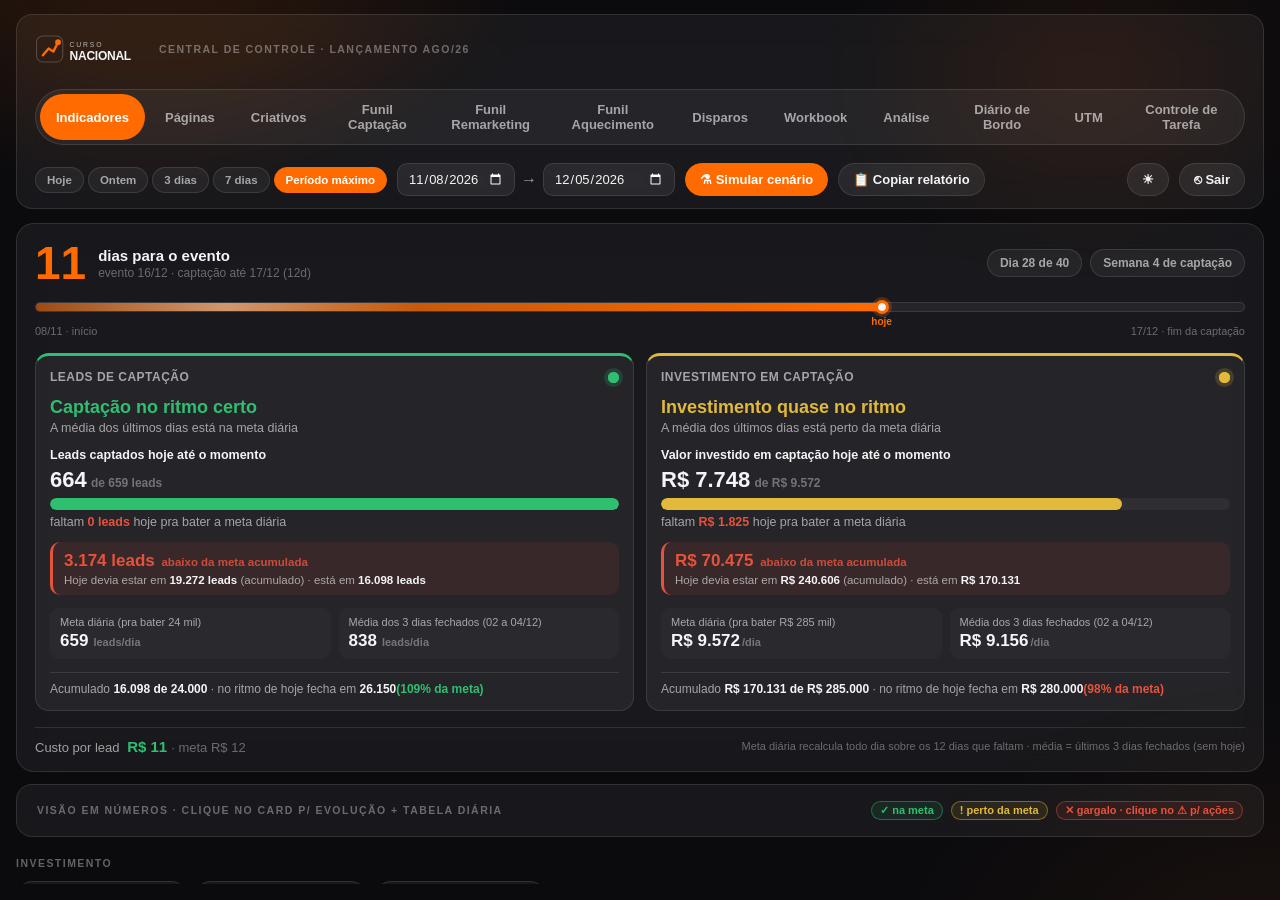
<file: demo/index.html>
<!doctype html>
<html lang="pt-BR">
  <head>
    <meta charset="UTF-8" />
    <meta name="viewport" content="width=device-width, initial-scale=1.0" />
    <link rel="icon" type="image/svg+xml" href="./favicon.svg" />
    <title>Central de Controle · CN ago/26</title>
    <script type="module" crossorigin src="./assets/index-e025mXVL.js"></script>
    <link rel="stylesheet" crossorigin href="./assets/index-cawtaoQi.css">
  </head>
  <body>
    <div id="app"></div>
  </body>
</html>
</file>
<file: demo/assets/index-cawtaoQi.css>
.login-bg[data-v-e4df11d5]{position:relative;min-height:100vh;display:grid;place-items:center;padding:24px}.login-card[data-v-e4df11d5]{position:relative;z-index:1;width:100%;max-width:380px;display:flex;flex-direction:column;align-items:center;gap:8px;padding:32px 28px;border-radius:20px}.eyebrow[data-v-e4df11d5]{font-size:11.5px;font-weight:700;letter-spacing:.02em;color:var(--ink-2);margin-bottom:8px}.form[data-v-e4df11d5]{width:100%;display:flex;flex-direction:column;gap:14px}.form h1[data-v-e4df11d5]{font-size:20px;font-weight:800;color:var(--ink);margin:0;text-align:center}.form label[data-v-e4df11d5]{display:flex;flex-direction:column;gap:6px}.form label span[data-v-e4df11d5]{font-size:12px;font-weight:600;color:var(--ink-2)}.form input[data-v-e4df11d5]{font:inherit;font-size:14px;color:var(--ink);background:var(--glass);border:1px solid var(--stroke);border-radius:10px;padding:11px 13px;outline:none;transition:border-color .15s}.form input[data-v-e4df11d5]:focus{border-color:var(--accent)}.btn-primary[data-v-e4df11d5]{font:inherit;font-size:14px;font-weight:700;color:#fff;background:var(--accent);border:none;border-radius:10px;padding:12px;cursor:pointer;margin-top:4px;transition:opacity .15s}.btn-primary[data-v-e4df11d5]:hover{opacity:.92}.btn-primary[data-v-e4df11d5]:disabled{opacity:.6;cursor:default}.erro[data-v-e4df11d5]{font-size:12.5px;font-weight:600;color:#e5484d;background:#e5484d1a;border:1px solid rgba(229,72,77,.25);border-radius:8px;padding:8px 11px;margin:0}.hint[data-v-e4df11d5]{font-size:11.5px;color:var(--ink-2);text-align:center;margin:0}.overlay[data-v-dfb5dfee]{position:fixed;top:0;right:0;bottom:0;left:0;z-index:60;background:#00000073;-webkit-backdrop-filter:blur(6px);backdrop-filter:blur(6px);display:grid;place-items:center;padding:24px}.panel[data-v-dfb5dfee]{width:min(640px,94vw);max-height:84vh;display:flex;flex-direction:column;padding:22px 24px}.panel.wide[data-v-dfb5dfee]{width:min(880px,94vw)}.panel.xwide[data-v-dfb5dfee]{width:min(1200px,96vw);max-height:90vh}header[data-v-dfb5dfee]{display:flex;align-items:flex-start;justify-content:space-between;gap:16px;margin-bottom:14px}h2[data-v-dfb5dfee]{margin:2px 0 0;font-size:19px;letter-spacing:-.01em}.body[data-v-dfb5dfee]{overflow-y:auto}.modal-enter-active[data-v-dfb5dfee],.modal-leave-active[data-v-dfb5dfee]{transition:opacity .18s ease}.modal-enter-active .panel[data-v-dfb5dfee],.modal-leave-active .panel[data-v-dfb5dfee]{transition:transform .18s ease}.modal-enter-from[data-v-dfb5dfee],.modal-leave-to[data-v-dfb5dfee]{opacity:0}.modal-enter-from .panel[data-v-dfb5dfee],.modal-leave-to .panel[data-v-dfb5dfee]{transform:scale(.96) translateY(8px)}.chartwrap[data-v-43c594c6]{width:100%}.chart[data-v-43c594c6]{width:100%;height:auto;display:block}.grid[data-v-43c594c6]{stroke:var(--stroke);stroke-width:1}.tick[data-v-43c594c6]{font-size:10.5px;fill:var(--ink-3);font-variant-numeric:tabular-nums}.line[data-v-43c594c6]{fill:none;stroke:var(--accent);stroke-width:2;stroke-linejoin:round;stroke-linecap:round}.area[data-v-43c594c6]{fill:var(--accent);opacity:.09}.crosshair[data-v-43c594c6]{stroke:var(--stroke-strong);stroke-width:1;stroke-dasharray:3 3}.dot[data-v-43c594c6]{fill:var(--accent);stroke:var(--bg);stroke-width:2}.tipbg[data-v-43c594c6]{fill:var(--glass-strong);stroke:var(--stroke-strong)}.tipdate[data-v-43c594c6]{font-size:10.5px;fill:var(--ink-3)}.tipval[data-v-43c594c6]{font-size:14px;font-weight:800;fill:var(--ink);font-variant-numeric:tabular-nums}.chartwrap[data-v-336ccffa]{width:100%}.topo[data-v-336ccffa]{display:flex;justify-content:space-between;align-items:center;gap:10px;flex-wrap:wrap;margin-bottom:6px}.legend[data-v-336ccffa]{display:flex;gap:14px;flex-wrap:wrap}.leg[data-v-336ccffa]{display:inline-flex;align-items:center;gap:6px;font-size:12px;font-weight:600;color:var(--ink-2)}.leg i[data-v-336ccffa]{width:10px;height:10px;border-radius:3px;display:inline-block}.chart[data-v-336ccffa]{width:100%;height:auto;display:block}.grid[data-v-336ccffa]{stroke:var(--stroke);stroke-width:1}.tick[data-v-336ccffa]{font-size:10.5px;fill:var(--ink-3);font-variant-numeric:tabular-nums}.crosshair[data-v-336ccffa]{stroke:var(--stroke-strong);stroke-width:1;stroke-dasharray:3 3}.dot[data-v-336ccffa]{stroke:var(--bg);stroke-width:2}.tipbg[data-v-336ccffa]{fill:var(--glass-strong);stroke:var(--stroke-strong)}.tipdate[data-v-336ccffa]{font-size:10.5px;fill:var(--ink-3)}.tiplab[data-v-336ccffa]{font-size:10.5px;fill:var(--ink-2)}.tipval[data-v-336ccffa]{font-size:11.5px;font-weight:800;fill:var(--ink);font-variant-numeric:tabular-nums}.rec[data-v-90e3b95a]{display:flex;flex-direction:column;gap:10px}.rechead[data-v-90e3b95a]{display:flex;align-items:center;gap:12px;flex-wrap:wrap}.recing[data-v-90e3b95a]{color:var(--bad);font-weight:800}.err[data-v-90e3b95a]{color:var(--bad);font-size:13px;margin:0}.lista[data-v-90e3b95a]{list-style:none;margin:0;padding:0;display:flex;flex-direction:column;gap:8px}.item[data-v-90e3b95a]{display:flex;align-items:center;gap:12px;padding:8px 12px}.nome[data-v-90e3b95a]{display:flex;flex-direction:column;min-width:170px}.nome strong[data-v-90e3b95a]{font-size:13px}audio[data-v-90e3b95a]{flex:1;height:34px}.funil[data-v-efd2297a]{display:flex;flex-direction:column;gap:10px}.linha[data-v-efd2297a]{display:grid;grid-template-columns:200px 1fr 150px;gap:12px;align-items:center}.rot[data-v-efd2297a]{display:flex;flex-direction:column;gap:2px}.nome[data-v-efd2297a]{font-size:13px;font-weight:700}.tipo[data-v-efd2297a]{font-size:10px;font-weight:700;text-transform:uppercase;letter-spacing:.05em;color:var(--ink-3)}.tipo.texto[data-v-efd2297a]{color:var(--warn)}.barra-wrap[data-v-efd2297a]{display:flex;align-items:center;gap:10px}.barra[data-v-efd2297a]{height:30px;min-width:44px;border-radius:8px;background:linear-gradient(90deg,var(--accent),#cc5500);display:flex;align-items:center;justify-content:flex-end;padding:0 10px;transition:width .4s ease}.barra.alerta[data-v-efd2297a]{background:linear-gradient(90deg,var(--bad),#b23a2a)}.dentro[data-v-efd2297a]{color:#fff;font-size:12px;font-weight:800;font-variant-numeric:tabular-nums}.ret[data-v-efd2297a]{font-size:12px;font-weight:700;color:var(--ink-2);font-variant-numeric:tabular-nums}.drop[data-v-efd2297a]{font-size:11.5px;font-weight:700;color:var(--ink-3);text-align:right}.drop.hot[data-v-efd2297a]{color:var(--bad)}.nota[data-v-efd2297a]{font-size:12px;line-height:1.5;margin:8px 0 0}@media(max-width:640px){.linha[data-v-efd2297a]{grid-template-columns:1fr;gap:4px}.drop[data-v-efd2297a]{text-align:left}}.subtabs[data-v-cbced9b3]{display:flex;gap:4px;margin-bottom:14px;background:var(--glass);border:1px solid var(--stroke);border-radius:999px;padding:4px;width:fit-content}.subtab[data-v-cbced9b3]{font:inherit;font-size:12.5px;font-weight:700;color:var(--ink-2);background:none;border:none;cursor:pointer;padding:6px 14px;border-radius:999px}.subtab.active[data-v-cbced9b3]{background:var(--accent);color:#fff}.tiles[data-v-cbced9b3]{display:grid;grid-template-columns:repeat(auto-fill,minmax(170px,1fr));gap:10px}.tile[data-v-cbced9b3]{padding:12px 14px;display:flex;flex-direction:column;gap:4px}.tlabel[data-v-cbced9b3]{font-size:10.5px;font-weight:700;letter-spacing:.08em;text-transform:uppercase;color:var(--ink-3)}.tvalue[data-v-cbced9b3]{font-size:24px;font-weight:800;letter-spacing:-.02em;font-variant-numeric:tabular-nums}.tile .meta-badge[data-v-cbced9b3]{width:fit-content}.segs[data-v-cbced9b3]{display:flex;flex-direction:column;gap:18px}.tblScroll[data-v-cbced9b3]{overflow-x:auto}.tbl[data-v-cbced9b3]{width:100%;border-collapse:collapse;font-size:13px}.tbl th[data-v-cbced9b3]{text-align:left;font-size:10.5px;text-transform:uppercase;letter-spacing:.1em;color:var(--ink-3);padding:6px 10px;border-bottom:1px solid var(--stroke);white-space:nowrap}.tbl td[data-v-cbced9b3]{padding:8px 10px;border-bottom:1px solid var(--stroke)}.tbl .num[data-v-cbced9b3]{text-align:right;font-variant-numeric:tabular-nums}.celllink[data-v-cbced9b3]{color:var(--accent);font-weight:650;text-decoration:none}.celllink[data-v-cbced9b3]:hover{text-decoration:underline}.pie[data-v-2967ef78]{display:flex;align-items:center;gap:16px;flex-wrap:wrap}.svgwrap[data-v-2967ef78]{position:relative}.fatia[data-v-2967ef78]{transition:opacity .15s;cursor:default}.fatia.dim[data-v-2967ef78]{opacity:.32}.tip[data-v-2967ef78]{position:absolute;pointer-events:none;transform:translate(-50%,-135%);background:#141a2af5;color:#fff;font-size:11.5px;font-weight:500;padding:4px 9px;border-radius:7px;white-space:nowrap;z-index:5;box-shadow:0 4px 14px #0000004d}.tip b[data-v-2967ef78]{font-weight:800}.c-num[data-v-2967ef78]{font-size:16px;font-weight:800;fill:var(--ink)}.c-lab[data-v-2967ef78]{font-size:7px;fill:var(--ink-3);text-transform:uppercase;letter-spacing:.1em}.leg[data-v-2967ef78]{list-style:none;margin:0;padding:0;display:flex;flex-direction:column;gap:5px;min-width:150px}.leg li[data-v-2967ef78]{display:flex;align-items:center;gap:8px;font-size:12.5px;transition:opacity .15s;cursor:default}.leg li.dim[data-v-2967ef78]{opacity:.4}.leg li.clicavel[data-v-2967ef78]{cursor:pointer;border-radius:6px;padding:2px 4px;margin:0 -4px}.leg li.clicavel[data-v-2967ef78]:hover{background:var(--accent-soft)}.leg i[data-v-2967ef78]{width:10px;height:10px;border-radius:3px;flex:none}.leg .l[data-v-2967ef78]{flex:1;color:var(--ink-2)}.leg .v[data-v-2967ef78]{color:var(--ink-3);font-variant-numeric:tabular-nums}.nota-prog[data-v-9236f00b]{font-size:11.5px;color:var(--ink-3);margin:8px 0 0;line-height:1.5}.head[data-v-9236f00b]{display:flex;align-items:center;justify-content:space-between;gap:12px;margin-bottom:16px;flex-wrap:wrap}.head-acts[data-v-9236f00b]{display:flex;gap:8px;align-items:center}.link-pesquisa[data-v-9236f00b]{text-decoration:none;color:var(--accent);border-color:var(--accent-line)}.link-pesquisa[data-v-9236f00b]:hover{border-color:var(--accent)}.abas[data-v-9236f00b]{display:flex;gap:4px;background:var(--glass);border:1px solid var(--stroke);border-radius:999px;padding:4px}.aba[data-v-9236f00b]{font:inherit;font-size:13.5px;font-weight:700;color:var(--ink-2);background:none;border:none;cursor:pointer;padding:8px 18px;border-radius:999px}.aba.on[data-v-9236f00b]{background:var(--accent);color:#fff}.vazio[data-v-9236f00b]{text-align:center;padding:40px}.resumo[data-v-9236f00b]{display:flex;flex-direction:column;gap:14px;max-height:72vh;overflow-y:auto}.kpi-row[data-v-9236f00b]{display:grid;grid-template-columns:repeat(auto-fit,minmax(150px,1fr));gap:12px}.kpi[data-v-9236f00b]{padding:14px 16px}.kpi .k[data-v-9236f00b]{font-size:10.5px;font-weight:700;letter-spacing:.06em;text-transform:uppercase;color:var(--ink-3)}.kpi .v[data-v-9236f00b]{font-size:30px;font-weight:800;font-variant-numeric:tabular-nums;margin-top:3px}.kpi .sub[data-v-9236f00b]{font-size:11.5px;color:var(--ink-3);margin-top:3px}.dois[data-v-9236f00b]{display:grid;grid-template-columns:1fr 1fr;gap:14px}@media(max-width:720px){.dois[data-v-9236f00b]{grid-template-columns:1fr}}.mini[data-v-9236f00b]{list-style:none;margin:12px 0 0;padding:0;display:flex;flex-direction:column;gap:9px}.mini li[data-v-9236f00b]{display:flex;justify-content:space-between;font-size:14px}.mini b[data-v-9236f00b]{font-variant-numeric:tabular-nums}.perguntas[data-v-9236f00b]{display:grid;grid-template-columns:repeat(auto-fill,minmax(360px,1fr));gap:16px;max-height:68vh;overflow-y:auto;padding:2px}.pergunta-bloco[data-v-9236f00b]{padding:18px 20px;display:flex;flex-direction:column;gap:12px}.pergunta-bloco.full[data-v-9236f00b]{grid-column:1 / -1}.pb-head[data-v-9236f00b]{display:flex;flex-direction:column;gap:3px}.pb-titulo[data-v-9236f00b]{font-size:15px;font-weight:700;color:var(--ink);line-height:1.3}.pb-meta[data-v-9236f00b]{font-size:12px;color:var(--ink-3)}.dica[data-v-9236f00b]{text-transform:none;letter-spacing:0}.pb-grafico[data-v-9236f00b]{min-height:180px}.nos[data-v-9236f00b]{display:flex;flex-direction:column;gap:12px;margin-top:4px;padding-top:12px;border-top:1px dashed var(--stroke)}.no[data-v-9236f00b]{padding:12px 14px;border-radius:10px;background:var(--glass);border:1px solid var(--stroke);border-left:3px solid var(--accent)}.no-head[data-v-9236f00b]{display:flex;align-items:center;gap:8px;flex-wrap:wrap;margin-bottom:4px}.no-gatilho[data-v-9236f00b]{font-size:12px;color:var(--ink-2);font-weight:600}.no-sub[data-v-9236f00b]{font-size:13.5px;font-weight:700;color:var(--ink);margin-bottom:8px}.tag-cond[data-v-9236f00b]{font-size:10px;font-weight:800;text-transform:uppercase;letter-spacing:.05em;color:var(--accent);background:var(--accent-soft, rgba(183,121,31,.14));padding:2px 7px;border-radius:999px;white-space:nowrap}.tag-cond.inline[data-v-9236f00b]{margin-right:6px}.abertas[data-v-9236f00b]{list-style:none;margin:0;padding:0;display:flex;flex-direction:column;gap:12px}.abertas.grande li[data-v-9236f00b]{font-size:14.5px}.abertas li[data-v-9236f00b]{font-size:13.5px;line-height:1.55;padding-left:14px;border-left:2px solid var(--accent-line, var(--accent))}.abertas .quem[data-v-9236f00b]{display:block;font-size:12px;margin-bottom:3px}.tabela-wrap[data-v-9236f00b]{display:flex;flex-direction:column;gap:8px}.tbl-hint[data-v-9236f00b]{font-size:12.5px}.tblScroll[data-v-9236f00b]{overflow:auto;max-height:70vh;border:1px solid var(--stroke);border-radius:10px}.tblScroll.grande[data-v-9236f00b]{max-height:72vh}.tbl[data-v-9236f00b]{width:100%;border-collapse:collapse;font-size:13.5px}.tbl th[data-v-9236f00b]{text-align:left;font-size:11px;text-transform:uppercase;letter-spacing:.04em;color:var(--ink-2);padding:11px 12px;border-bottom:2px solid var(--stroke);white-space:nowrap;position:sticky;top:0;background:var(--glass-strong);z-index:2}.tbl td[data-v-9236f00b]{padding:11px 12px;border-bottom:1px solid var(--stroke);vertical-align:top}.tbl .num[data-v-9236f00b]{text-align:right;font-variant-numeric:tabular-nums}.respostas th[data-v-9236f00b]{min-width:120px}.respostas th.th-texto[data-v-9236f00b]{min-width:240px}.respostas td.ans[data-v-9236f00b]{min-width:240px;color:var(--ink-2);line-height:1.5;white-space:normal}.respostas td.vazio[data-v-9236f00b]{color:var(--ink-3);text-align:center}.th-cond[data-v-9236f00b]{color:var(--accent)}.td-cond[data-v-9236f00b]{background:var(--accent-soft, rgba(183,121,31,.05))}.sticky-l[data-v-9236f00b]{position:sticky;left:0;background:var(--glass-strong);z-index:1;min-width:200px}.tbl th.sticky-l[data-v-9236f00b]{z-index:3}.aluno .a-nome[data-v-9236f00b]{font-weight:700;color:var(--ink);font-size:14px}.aluno .a-mail[data-v-9236f00b]{font-size:12px;color:var(--ink-2)}.aluno .a-fone[data-v-9236f00b]{font-size:11.5px;color:var(--ink-3)}.mono[data-v-9236f00b]{font-family:ui-monospace,Menlo,monospace}.nowrap[data-v-9236f00b]{white-space:nowrap}.drill[data-v-9236f00b]{padding:16px 18px;margin-bottom:14px;border-color:var(--accent-line, var(--accent))}.drill-head[data-v-9236f00b]{display:flex;align-items:center;justify-content:space-between;gap:10px;margin-bottom:12px;flex-wrap:wrap}.drill-acts[data-v-9236f00b]{display:flex;gap:6px}.btn.ghost[data-v-9236f00b]{background:transparent}.intro[data-v-f152e328]{margin:0 0 16px;color:var(--ink-2);line-height:1.6;font-size:13.5px}.flow[data-v-f152e328]{list-style:none;margin:0;padding:0}.step[data-v-f152e328]{display:grid;grid-template-columns:22px 1fr;gap:10px}.step.ramo[data-v-f152e328]{margin-left:26px}.rail[data-v-f152e328]{display:flex;flex-direction:column;align-items:center}.rail .dot[data-v-f152e328]{width:11px;height:11px;border-radius:50%;background:var(--accent);margin-top:16px;flex:none}.rail .dot.dec[data-v-f152e328]{background:var(--bad, #e06c3a);box-shadow:0 0 0 4px var(--accent-soft)}.rail .line[data-v-f152e328]{flex:1;width:2px;background:var(--stroke-strong);margin:4px 0 0}.card[data-v-f152e328]{padding:12px 14px;margin-bottom:12px}.top[data-v-f152e328]{display:flex;align-items:center;gap:8px;flex-wrap:wrap}.cod[data-v-f152e328]{font-size:11px;font-weight:800;color:var(--accent);background:var(--accent-soft);border:1px solid var(--accent-line);border-radius:7px;padding:2px 7px;flex:none}.tit[data-v-f152e328]{font-size:13.5px;letter-spacing:-.01em}.spacer[data-v-f152e328]{flex:1}.tag[data-v-f152e328]{font-size:10px;font-weight:700;padding:2px 8px;border-radius:999px;white-space:nowrap}.tag.pago[data-v-f152e328]{background:#e06c3a24;color:var(--accent);border:1px solid var(--accent-line)}.tag.livre[data-v-f152e328]{background:var(--glass);color:var(--ink-2);border:1px solid var(--stroke-strong)}.tag.custo[data-v-f152e328]{background:var(--glass);color:var(--ink-3);border:1px solid var(--stroke)}.tag.rasc[data-v-f152e328]{background:#e06c3a1a;color:var(--accent);border:1px dashed var(--accent-line)}.meta[data-v-f152e328]{display:flex;flex-wrap:wrap;gap:12px;margin-top:6px;font-size:11.5px;color:var(--ink-2)}.meta b[data-v-f152e328]{color:var(--ink-3);font-weight:700}.assuntos[data-v-f152e328]{display:flex;flex-direction:column;gap:3px;margin-top:8px}.assunto[data-v-f152e328]{font-size:12px;color:var(--ink-2);line-height:1.45}.assunto b[data-v-f152e328]{color:var(--ink-3)}.copywrap[data-v-f152e328]{position:relative;margin-top:9px}.copy[data-v-f152e328]{margin:0;padding:11px 13px;white-space:pre-wrap;word-break:break-word;font-family:ui-monospace,SF Mono,Menlo,monospace;font-size:12px;line-height:1.55;color:var(--ink);background:var(--glass);border:1px solid var(--stroke);border-radius:10px}.copybtn[data-v-f152e328]{position:absolute;top:7px;right:7px;z-index:2;font:inherit;font-size:10.5px;font-weight:700;letter-spacing:.02em;color:var(--ink-2);background:var(--glass-strong, var(--glass));border:1px solid var(--stroke);border-radius:999px;padding:3px 10px;cursor:pointer;opacity:.75;transition:opacity .12s,border-color .12s,color .12s}.copywrap:hover .copybtn[data-v-f152e328]{opacity:1}.copybtn[data-v-f152e328]:hover{border-color:var(--accent-line);color:var(--accent)}.copybtn.ok[data-v-f152e328]{color:var(--good, #1f9d57);border-color:var(--good, #1f9d57);opacity:1}.botoes[data-v-f152e328]{display:flex;flex-wrap:wrap;gap:6px;margin-top:9px}.botao[data-v-f152e328]{font-size:11.5px;font-weight:700;padding:4px 11px;border-radius:999px;background:var(--accent-soft);color:var(--accent);border:1px solid var(--accent-line)}.ctas[data-v-f152e328]{display:flex;flex-direction:column;gap:5px;margin-top:9px}.cta[data-v-f152e328]{font-size:11.5px;font-weight:600;color:var(--ink-2);font-family:ui-monospace,Menlo,monospace}.nota[data-v-f152e328]{margin:8px 0 0;font-size:11.5px;color:var(--ink-3);font-style:italic}.regua[data-v-f152e328]{margin-top:18px}.regua .eyebrow[data-v-f152e328]{margin-bottom:8px}.intro[data-v-9aebb97b]{margin:0 0 16px;color:var(--ink-2);line-height:1.6;font-size:13.5px}.vars[data-v-9aebb97b]{display:grid;grid-template-columns:1fr;gap:12px}.var[data-v-9aebb97b]{padding:14px 16px}.top[data-v-9aebb97b]{display:flex;align-items:center;gap:9px}.badge[data-v-9aebb97b]{width:24px;height:24px;border-radius:8px;flex:none;display:grid;place-items:center;font-weight:800;font-size:12px;background:var(--accent-soft);color:var(--accent);border:1px solid var(--accent-line)}.top strong[data-v-9aebb97b]{font-size:13.5px}.desc[data-v-9aebb97b]{margin:8px 0 10px;font-size:12.5px;color:var(--ink-2);line-height:1.5}.player[data-v-9aebb97b]{width:100%;height:38px}.empty[data-v-9aebb97b]{font-size:12px;color:var(--ink-3);padding:12px;text-align:center;border:1px dashed var(--stroke-strong);border-radius:10px}.metricas[data-v-9aebb97b]{margin-top:18px}.metricas .eyebrow[data-v-9aebb97b]{margin-bottom:8px}.estado.sem[data-v-9aebb97b]{font-size:12.5px;color:var(--ink-2);line-height:1.55;padding:11px 13px;background:var(--glass);border:1px dashed var(--stroke-strong);border-radius:10px}.desc-bloco[data-v-335f5346]{padding:0;margin-bottom:14px;overflow:hidden}.desc-head[data-v-335f5346]{width:100%;display:flex;align-items:center;justify-content:space-between;gap:10px;padding:11px 14px;background:none;border:none;cursor:pointer;text-align:left}.desc-head .chev[data-v-335f5346]{color:var(--ink-3);font-size:12px}.desc-texto[data-v-335f5346]{margin:0;padding:4px 14px 14px;white-space:pre-wrap;word-break:break-word;font-family:ui-monospace,SF Mono,Menlo,monospace;font-size:12.5px;line-height:1.6;color:var(--ink)}.abas[data-v-335f5346]{display:flex;gap:6px;margin-bottom:14px}.aba-btn[data-v-335f5346]{font:inherit;font-size:13px;font-weight:600;color:var(--ink-2);background:var(--glass);border:1px solid var(--stroke);border-radius:999px;padding:6px 16px;cursor:pointer}.aba-btn.active[data-v-335f5346]{background:var(--accent);border-color:var(--accent);color:#fff}.toggle[data-v-335f5346]{display:flex;gap:4px;background:var(--glass);border:1px solid var(--stroke);border-radius:999px;padding:4px;width:fit-content;margin-bottom:12px}.tg[data-v-335f5346]{font:inherit;font-size:12.5px;font-weight:700;color:var(--ink-2);background:none;border:none;cursor:pointer;padding:6px 14px;border-radius:999px}.tg.on[data-v-335f5346]{background:var(--accent);color:#fff}.small[data-v-335f5346]{font-size:12px;color:var(--ink-3);margin-top:10px}.hint[data-v-335f5346]{font-size:12.5px;color:var(--ink-3);margin:0 0 10px}.ftopo[data-v-335f5346]{display:flex;flex-direction:column;gap:8px;margin-bottom:10px}.busca[data-v-335f5346]{display:flex;align-items:center;gap:8px}.busca input[data-v-335f5346]{flex:1;font:inherit;font-size:13px;padding:8px 12px;border-radius:10px;border:1px solid var(--stroke);background:var(--glass);color:var(--ink)}.busca input[data-v-335f5346]:focus{outline:none;border-color:var(--accent-line)}.busca .cnt[data-v-335f5346]{font-size:12px;color:var(--ink-3);white-space:nowrap;font-variant-numeric:tabular-nums}.busca .limpar[data-v-335f5346]{font:inherit;cursor:pointer;border:1px solid var(--stroke);background:var(--glass);color:var(--ink-2);border-radius:999px;width:26px;height:26px;line-height:1}.chips[data-v-335f5346]{display:flex;gap:6px;flex-wrap:wrap}.chip[data-v-335f5346]{font:inherit;font-size:11.5px;font-weight:700;color:var(--ink-2);background:var(--glass);border:1px solid var(--stroke);border-radius:999px;padding:5px 12px;cursor:pointer}.chip.on[data-v-335f5346]{background:var(--accent);border-color:var(--accent);color:#fff}[data-v-335f5346] mark{background:color-mix(in srgb,var(--accent) 30%,transparent);color:inherit;border-radius:3px;padding:0 1px}.vazio[data-v-335f5346]{text-align:center;color:var(--ink-3);padding:20px}.tblwrap[data-v-335f5346]{max-height:240px;overflow-y:auto;margin-top:6px;border:1px solid var(--stroke);border-radius:10px}.ctbl[data-v-335f5346]{width:100%;border-collapse:collapse;font-size:12.5px}.ctbl th[data-v-335f5346]{text-align:right;font-size:10.5px;text-transform:uppercase;letter-spacing:.08em;color:var(--ink-3);padding:6px 10px;border-bottom:1px solid var(--stroke);position:sticky;top:0;background:var(--glass-strong, var(--glass));white-space:nowrap}.ctbl th[data-v-335f5346]:first-child,.ctbl td[data-v-335f5346]:first-child{text-align:left}.ctbl td[data-v-335f5346]{padding:6px 10px;border-bottom:1px solid var(--stroke);text-align:right;white-space:nowrap;font-variant-numeric:tabular-nums}.ctbl tr.imaturo[data-v-335f5346]{opacity:.62}.ctbl .tilde[data-v-335f5346]{color:var(--ink-3);font-weight:700}.tblScroll[data-v-335f5346]{overflow-x:auto;max-height:360px;overflow-y:auto}.tbl[data-v-335f5346]{width:100%;border-collapse:collapse;font-size:13px}.tbl th[data-v-335f5346]{text-align:left;font-size:10.5px;text-transform:uppercase;letter-spacing:.08em;color:var(--ink-3);padding:6px 10px;border-bottom:1px solid var(--stroke);position:sticky;top:0;background:var(--glass-strong, var(--glass));white-space:nowrap}.tbl td[data-v-335f5346]{padding:7px 10px;border-bottom:1px solid var(--stroke);vertical-align:middle;white-space:nowrap}.tbl td.g[data-v-335f5346]{max-width:200px;overflow:hidden;text-overflow:ellipsis}tr.excl td[data-v-335f5346]{opacity:.4;text-decoration:line-through}tr.excl td[data-v-335f5346]:last-child{opacity:1;text-decoration:none}.pill[data-v-335f5346]{font-size:10.5px;font-weight:700;padding:2px 9px;border-radius:999px}.pill.ok[data-v-335f5346]{background:color-mix(in srgb,var(--good, #1f9d57) 16%,transparent);color:var(--good, #1f9d57)}.pill.off[data-v-335f5346]{background:var(--glass);border:1px solid var(--stroke);color:var(--ink-3)}.mini[data-v-335f5346]{font:inherit;font-size:11px;font-weight:600;padding:3px 9px;border-radius:999px;border:1px solid var(--stroke);background:var(--glass);color:var(--ink-2);cursor:pointer;white-space:nowrap}.mini.on[data-v-335f5346]{background:var(--bad, #c0392b);border-color:transparent;color:#fff}.confirm-overlay[data-v-335f5346]{position:fixed;top:0;right:0;bottom:0;left:0;z-index:60;display:grid;place-items:center;background:#00000073;padding:16px}.confirm-card[data-v-335f5346]{max-width:400px;width:100%;padding:20px 22px;border-radius:16px;border:1px solid var(--stroke);background:var(--glass-strong, var(--glass))}.confirm-tit[data-v-335f5346]{font-size:16px;font-weight:800;color:var(--ink);margin-bottom:8px}.confirm-txt[data-v-335f5346]{font-size:13.5px;color:var(--ink-2);margin:0 0 18px;line-height:1.5}.confirm-txt b[data-v-335f5346]{color:var(--ink)}.confirm-acoes[data-v-335f5346]{display:flex;gap:10px;justify-content:flex-end}.wrap[data-v-5f91d09d]{position:relative;height:100%;display:flex;flex-direction:column;gap:12px}.boardScroll[data-v-5f91d09d]{flex:1;overflow:auto;border-radius:var(--radius)}.board[data-v-5f91d09d]{position:relative}.edge-svg[data-v-5f91d09d]{position:absolute;top:0;right:0;bottom:0;left:0}.edge-label[data-v-5f91d09d]{font-size:10.5px;font-weight:700;fill:var(--ink-2);paint-order:stroke;stroke:var(--bg);stroke-width:4px;stroke-linejoin:round}.lane-label[data-v-5f91d09d]{position:absolute;font-size:10.5px;font-weight:700;letter-spacing:.12em;text-transform:uppercase;color:var(--ink-3)}.fnode[data-v-5f91d09d]{position:absolute;text-align:left;cursor:grab;touch-action:none;-webkit-user-select:none;user-select:none;color:var(--ink);font:inherit;padding:11px 13px 12px;display:flex;flex-direction:column;gap:3px;justify-content:center;transition:border-color .15s,transform .12s,box-shadow .15s;overflow-wrap:anywhere;word-break:break-word}.fnode.com-fluxo[data-v-5f91d09d]{padding-top:26px}.fnode.com-fluxo>strong[data-v-5f91d09d]{padding-right:4px}.fnode[data-v-5f91d09d]:hover{border-color:var(--accent-line);transform:translateY(-2px);box-shadow:0 10px 28px #00000040;z-index:5}.fnode[data-v-5f91d09d]:active{cursor:grabbing}.acoes .dica[data-v-5f91d09d]{font-size:11.5px}.fnode strong[data-v-5f91d09d]{font-size:13.5px;letter-spacing:-.01em}.fnode small[data-v-5f91d09d]{font-size:11px;color:var(--ink-2)}.fnode .meta-badge[data-v-5f91d09d]{margin-top:3px;width:fit-content}.pg-lista[data-v-5f91d09d]{display:flex;flex-direction:column;gap:10px}.pg-item[data-v-5f91d09d]{display:flex;align-items:center;gap:14px;padding:13px 16px;text-decoration:none;color:var(--ink);cursor:pointer;transition:border-color .13s,transform .12s}.pg-item[data-v-5f91d09d]:hover{border-color:var(--accent-line);transform:translateY(-1px)}.pg-item:hover .pg-abrir[data-v-5f91d09d]{opacity:1}.pg-slug[data-v-5f91d09d]{flex:none;min-width:52px;text-align:center;font-size:14px;font-weight:800;letter-spacing:.02em;color:var(--accent);background:var(--accent-soft);border:1px solid var(--accent-line);border-radius:10px;padding:8px 10px}.pg-txt[data-v-5f91d09d]{flex:1;display:flex;flex-direction:column;gap:2px}.pg-txt strong[data-v-5f91d09d]{font-size:13.5px}.pg-txt small[data-v-5f91d09d]{font-size:11.5px;color:var(--ink-3)}.pg-abrir[data-v-5f91d09d]{flex:none;font-size:12px;font-weight:700;color:var(--accent);opacity:.55;transition:opacity .12s}.pg-info[data-v-5f91d09d]{margin-top:16px;padding-top:14px;border-top:1px solid var(--stroke)}.pg-info p[data-v-5f91d09d]{margin:0 0 8px;font-size:12.5px;line-height:1.55;color:var(--ink-2)}.pg-info p[data-v-5f91d09d]:last-child{margin-bottom:0}.flowbtn[data-v-5f91d09d]{position:absolute;top:6px;right:7px;z-index:3;font-size:10px;font-weight:700;letter-spacing:.02em;color:var(--accent);background:var(--accent-soft);border:1px solid var(--accent-line);border-radius:999px;padding:2px 8px;cursor:pointer;-webkit-user-select:none;user-select:none;transition:background .12s}.flowbtn[data-v-5f91d09d]:hover{background:#e06c3a2e}.mod-stat[data-v-5f91d09d]{margin-top:auto;padding-top:3px;font-size:10.5px;font-weight:700;color:var(--ink-2);font-variant-numeric:tabular-nums}.mod-stat b[data-v-5f91d09d]{color:var(--ink);font-weight:800}.mod-stat .mut[data-v-5f91d09d]{color:var(--ink-3);font-weight:600}.chan[data-v-5f91d09d]{flex-direction:row;align-items:center;gap:10px}.chan .ini[data-v-5f91d09d]{width:30px;height:30px;border-radius:9px;flex:none;display:grid;place-items:center;font-size:12px;font-weight:800}.chan .ini.pago[data-v-5f91d09d]{background:var(--accent-soft);color:var(--accent);border:1px solid var(--accent-line)}.chan .ini.org[data-v-5f91d09d]{background:var(--glass);color:var(--ink-2);border:1px solid var(--stroke-strong)}.chan .chtxt[data-v-5f91d09d]{display:flex;flex-direction:column;gap:1px}.chan strong[data-v-5f91d09d]{font-size:12.5px}.chan small[data-v-5f91d09d]{font-size:10px}.card.ghost[data-v-5f91d09d]{border-style:dashed;border-color:var(--stroke-strong);background:transparent}.card.cta[data-v-5f91d09d]{background:linear-gradient(135deg,var(--accent),#cc5500);border-color:transparent;color:#fff}.card.cta small[data-v-5f91d09d]{color:#fffc}.chips[data-v-5f91d09d]{display:flex;gap:5px;margin-top:2px}.chips span[data-v-5f91d09d]{font-size:10px;font-weight:800;padding:2px 8px;border-radius:999px;background:var(--accent-soft);color:var(--accent);border:1px solid var(--accent-line)}.acoes[data-v-5f91d09d]{display:flex;gap:10px;align-items:center;flex-wrap:wrap;padding:9px 16px}.acao-chip[data-v-5f91d09d]{display:inline-flex;align-items:center;gap:7px;font:inherit;font-size:12px;font-weight:600;color:var(--ink);background:var(--glass);border:1px solid var(--stroke);border-radius:999px;padding:6px 13px;cursor:pointer;transition:border-color .12s}.acao-chip[data-v-5f91d09d]:hover{border-color:var(--accent-line)}.acao-chip .dot[data-v-5f91d09d]{width:8px;height:8px;border-radius:50%;background:var(--bad);flex:none}.acao-chip .imp[data-v-5f91d09d]{color:var(--accent)}.sug-num[data-v-5f91d09d]{margin:0 0 10px;font-size:13.5px;line-height:1.55;color:var(--ink-2)}.sug-lista[data-v-5f91d09d]{margin:0;padding-left:18px;display:flex;flex-direction:column;gap:8px}.sug-lista li[data-v-5f91d09d]{font-size:13.5px;line-height:1.55}.drawer[data-v-5f91d09d]{position:absolute;top:0;right:0;bottom:54px;width:320px;padding:18px 20px;z-index:20;overflow-y:auto}.drawer header[data-v-5f91d09d]{display:flex;justify-content:space-between;align-items:flex-start;gap:10px}.drawer h3[data-v-5f91d09d]{margin:0;font-size:16px}.drawer p[data-v-5f91d09d]{color:var(--ink-2);line-height:1.65;font-size:13.5px}.drawer-enter-active[data-v-5f91d09d],.drawer-leave-active[data-v-5f91d09d]{transition:transform .2s ease,opacity .2s ease}.drawer-enter-from[data-v-5f91d09d],.drawer-leave-to[data-v-5f91d09d]{transform:translate(24px);opacity:0}.tbl[data-v-5f91d09d]{width:100%;border-collapse:collapse;font-size:13px}.tbl th[data-v-5f91d09d]{text-align:left;font-size:10.5px;text-transform:uppercase;letter-spacing:.1em;color:var(--ink-3);padding:6px 10px;border-bottom:1px solid var(--stroke)}.tbl td[data-v-5f91d09d]{padding:9px 10px;border-bottom:1px solid var(--stroke);vertical-align:top}.tbl .num[data-v-5f91d09d]{text-align:right;font-variant-numeric:tabular-nums}.mono[data-v-5f91d09d]{font-family:ui-monospace,SF Mono,Menlo,monospace;font-size:12px}.wrap[data-v-00cf4380]{position:relative;height:100%;display:flex;flex-direction:column;gap:12px}.head[data-v-00cf4380]{display:flex;align-items:center;justify-content:space-between;gap:16px;padding:14px 20px;flex-wrap:wrap}.head h2[data-v-00cf4380]{margin:4px 0 0;font-size:18px;letter-spacing:-.01em}.boardScroll[data-v-00cf4380]{flex:1;overflow:auto;border-radius:var(--radius)}.board[data-v-00cf4380]{position:relative}.redge[data-v-00cf4380]{position:absolute;top:0;right:0;bottom:0;left:0}.lane[data-v-00cf4380]{position:absolute;font-size:10.5px;font-weight:800;letter-spacing:.1em;text-transform:uppercase;color:var(--ink-3)}.rnode[data-v-00cf4380]{position:absolute;text-align:left;cursor:pointer;color:var(--ink);font:inherit;padding:12px 15px;display:flex;flex-direction:column;gap:4px;justify-content:center;transition:border-color .15s,transform .12s,box-shadow .15s}.rnode[data-v-00cf4380]:hover{border-color:var(--accent-line);transform:translateY(-2px);box-shadow:0 10px 26px #00000047;z-index:5}.rnode strong[data-v-00cf4380]{font-size:13.5px;letter-spacing:-.01em}.rnode small[data-v-00cf4380]{font-size:11.5px;color:var(--ink-2)}.rnode.entrada[data-v-00cf4380]{border-color:var(--accent-line);background:var(--accent-soft)}.rnode.pub[data-v-00cf4380]{border-left:3px solid var(--accent)}.rnode.conv[data-v-00cf4380]{background:linear-gradient(135deg,var(--accent),#cc5500);border-color:transparent}.rnode.conv strong[data-v-00cf4380],.rnode.conv small[data-v-00cf4380]{color:#fff}.rnode.exa[data-v-00cf4380]{border-style:dashed}.legenda[data-v-00cf4380]{padding:9px 16px}.drawer[data-v-00cf4380]{position:absolute;top:0;right:0;bottom:46px;width:340px;padding:18px 20px;z-index:20;overflow-y:auto}.drawer header[data-v-00cf4380]{display:flex;justify-content:space-between;align-items:flex-start;gap:10px}.drawer h3[data-v-00cf4380]{margin:0;font-size:16px}.drawer p[data-v-00cf4380]{color:var(--ink-2);line-height:1.6;font-size:13.5px}.drawer .ref[data-v-00cf4380]{margin-top:12px;padding-top:12px;border-top:1px solid var(--stroke);font-size:12.5px;color:var(--ink-2);line-height:1.5}.drawer .ref .eyebrow[data-v-00cf4380]{display:block;margin-bottom:4px}.drawer-enter-active[data-v-00cf4380],.drawer-leave-active[data-v-00cf4380]{transition:transform .2s ease,opacity .2s ease}.drawer-enter-from[data-v-00cf4380],.drawer-leave-to[data-v-00cf4380]{transform:translate(24px);opacity:0}.wrap[data-v-36c15602]{height:100%;display:flex;flex-direction:column;gap:14px;overflow-y:auto}.head[data-v-36c15602]{display:flex;align-items:center;justify-content:space-between;gap:16px;padding:16px 20px;flex-wrap:wrap}.head h2[data-v-36c15602]{margin:4px 0 0;font-size:18px;letter-spacing:-.01em}.timelineScroll[data-v-36c15602]{overflow-x:auto;padding-bottom:4px}.timeline[data-v-36c15602]{display:flex;align-items:stretch;gap:8px;min-width:max-content;padding:4px 2px}.wk[data-v-36c15602]{width:235px;flex:none;padding:14px 16px;display:flex;flex-direction:column;gap:6px}.wk.hot[data-v-36c15602]{border-color:var(--accent-line);box-shadow:0 0 0 1px var(--accent-soft),0 12px 32px #ff6b0014}.wk-fase[data-v-36c15602]{font-size:10px;font-weight:800;letter-spacing:.12em;text-transform:uppercase;color:var(--ink-3)}.wk-fase.hot[data-v-36c15602]{color:var(--accent)}.wk-periodo[data-v-36c15602]{font-size:16px;font-weight:800;letter-spacing:-.01em}.wk ul[data-v-36c15602]{margin:4px 0 0;padding-left:16px;display:flex;flex-direction:column;gap:4px}.wk li[data-v-36c15602]{font-size:12px;color:var(--ink-2);line-height:1.45}.arrow[data-v-36c15602]{align-self:center;color:var(--accent);font-size:18px;font-weight:800}.pendentes[data-v-36c15602]{display:grid;grid-template-columns:repeat(auto-fit,minmax(240px,1fr));gap:10px}.pend[data-v-36c15602]{padding:14px 16px;border-style:dashed}.pend strong[data-v-36c15602]{font-size:13.5px}.pend p[data-v-36c15602]{margin:5px 0 0;font-size:12.5px;color:var(--ink-2);line-height:1.5}.aggs[data-v-ab74e3ea]{display:flex;gap:10px;flex-wrap:wrap;margin-bottom:12px}.agg[data-v-ab74e3ea]{display:flex;align-items:center;gap:10px;padding:8px 12px}.agg i[data-v-ab74e3ea]{width:10px;height:10px;border-radius:3px;flex:none}.alabel[data-v-ab74e3ea]{font-size:10px;font-weight:700;text-transform:uppercase;letter-spacing:.07em;color:var(--ink-3)}.aval[data-v-ab74e3ea]{font-size:18px;font-weight:800;font-variant-numeric:tabular-nums}.tags[data-v-ab74e3ea]{display:flex;flex-wrap:wrap;gap:6px;margin:14px 0}.tag[data-v-ab74e3ea]{font:inherit;font-size:11.5px;font-weight:600;color:var(--ink-2);background:var(--glass);border:1px solid var(--stroke);border-radius:999px;padding:4px 11px;cursor:pointer;transition:border-color .12s,color .12s}.tag[data-v-ab74e3ea]:hover{border-color:var(--accent-line);color:var(--ink)}.tag.active[data-v-ab74e3ea]{font-weight:700}.tblScroll[data-v-ab74e3ea]{overflow-x:auto;max-height:240px;overflow-y:auto}.tbl[data-v-ab74e3ea]{width:100%;border-collapse:collapse;font-size:13px}.tbl th[data-v-ab74e3ea]{text-align:left;font-size:10.5px;text-transform:uppercase;letter-spacing:.08em;color:var(--ink-3);padding:6px 10px;border-bottom:1px solid var(--stroke);position:sticky;top:0;background:var(--glass-strong);white-space:nowrap}.th-dot[data-v-ab74e3ea]{width:8px;height:8px;border-radius:2px;display:inline-block;margin-right:4px}.tbl td[data-v-ab74e3ea]{padding:7px 10px;border-bottom:1px solid var(--stroke)}.tbl .num[data-v-ab74e3ea]{text-align:right;font-variant-numeric:tabular-nums}.sug[data-v-ab74e3ea]{margin-top:14px;padding:12px 16px;border-color:var(--bad)}.sug ul[data-v-ab74e3ea]{margin:6px 0 0;padding-left:18px;display:flex;flex-direction:column;gap:4px}.sug li[data-v-ab74e3ea]{font-size:12.5px;color:var(--ink-2);line-height:1.5}.galerta[data-v-659d5e32]{margin-bottom:10px;padding:9px 14px;border-radius:10px;font-size:12.5px;font-weight:600;color:var(--warn, #b8790a);background:color-mix(in srgb,var(--warn, #b8790a) 12%,transparent);border:1px solid color-mix(in srgb,var(--warn, #b8790a) 35%,transparent)}.ggrid[data-v-659d5e32]{display:grid;gap:10px;grid-template-columns:repeat(auto-fill,minmax(215px,1fr))}.gtile[data-v-659d5e32]{padding:14px 16px;border-radius:14px;text-align:left;display:flex;flex-direction:column}.gtile .gdrill[data-v-659d5e32]{margin-top:auto;padding-top:8px}.gflag[data-v-659d5e32]{font-size:14px;margin-left:6px;color:var(--warn);vertical-align:middle}button.gtile[data-v-659d5e32]{font:inherit;color:var(--ink);cursor:pointer;border:1px solid var(--stroke);transition:transform .12s,border-color .15s;width:100%}button.gtile[data-v-659d5e32]:hover{transform:translateY(-2px);border-color:var(--accent-line)}.glabel[data-v-659d5e32]{font-size:11px;font-weight:700;letter-spacing:.06em;text-transform:uppercase;color:var(--ink-3)}.gvalue[data-v-659d5e32]{font-size:28px;font-weight:800;margin-top:4px;font-variant-numeric:tabular-nums;color:var(--ink)}.gvalue.ok[data-v-659d5e32]{color:var(--ok)}.gvalue.warn[data-v-659d5e32]{color:var(--warn)}.gvalue.bad[data-v-659d5e32]{color:var(--bad)}.gsub[data-v-659d5e32]{font-size:12px;color:var(--ink-2);margin-top:2px}.gmut[data-v-659d5e32]{color:var(--ink-3)}.gdrill[data-v-659d5e32]{display:flex;flex-wrap:wrap;gap:4px 12px;margin-top:8px;font-size:11.5px;color:var(--ink-3)}.gdrill b[data-v-659d5e32]{color:var(--ink);font-variant-numeric:tabular-nums}.metarow[data-v-659d5e32]{display:flex;flex-direction:column;gap:3px;margin-top:9px}.bar[data-v-659d5e32]{height:5px;border-radius:999px;background:var(--glass);border:1px solid var(--stroke);overflow:hidden}.fill[data-v-659d5e32]{height:100%;border-radius:999px}.fill.ok[data-v-659d5e32]{background:var(--ok)}.fill.warn[data-v-659d5e32]{background:var(--warn)}.fill.bad[data-v-659d5e32]{background:var(--bad)}.metatxt[data-v-659d5e32]{display:flex;flex-wrap:wrap;justify-content:space-between;gap:1px 8px;font-size:10.5px;font-weight:700}.metatxt .muted[data-v-659d5e32]{color:var(--ink-3)}.txt-ok[data-v-659d5e32]{color:var(--ok)}.txt-warn[data-v-659d5e32]{color:var(--warn)}.txt-bad[data-v-659d5e32]{color:var(--bad)}.onb[data-v-974549ff]{display:flex;flex-direction:column;gap:10px}.carregando[data-v-974549ff]{color:var(--ink-3);font-size:13px;padding:6px 2px}.canal-tit[data-v-974549ff]{display:flex;align-items:baseline;gap:8px;margin-top:2px}.canal-tit.lig[data-v-974549ff]{margin-top:8px}.canal-tit .ch[data-v-974549ff]{font-size:13px;font-weight:700;color:var(--ink-1)}.canal-tit .sub[data-v-974549ff]{font-size:11.5px;color:var(--ink-3)}.grid[data-v-974549ff]{display:grid;gap:10px}@media(max-width:1100px){.grid[data-v-974549ff]{grid-template-columns:repeat(2,minmax(0,1fr))!important}}@media(max-width:640px){.grid[data-v-974549ff]{grid-template-columns:1fr!important}}.tile[data-v-974549ff]{padding:12px 14px;border-radius:14px;display:flex;flex-direction:column;gap:2px}.tile.vazio[data-v-974549ff]{opacity:.72}.lbl[data-v-974549ff]{font-size:11.5px;color:var(--ink-2);font-weight:600}.val[data-v-974549ff]{font-size:22px;font-weight:800;line-height:1.15}.hint[data-v-974549ff]{font-size:10.5px;color:var(--ink-3)}.segs[data-v-974549ff]{display:flex;flex-wrap:wrap;gap:8px;margin-top:auto;padding-top:8px;font-size:11px;color:var(--ink-3)}.segs b[data-v-974549ff]{color:var(--ink-1);font-weight:700}.nota[data-v-974549ff]{margin:2px 0 0;font-size:11.5px;line-height:1.55;color:var(--ink-3);max-width:100ch}.ritmo[data-v-e76828d2]{display:flex;flex-direction:column;gap:12px;min-width:min(680px,82vw)}.controls[data-v-e76828d2]{display:flex;gap:16px;flex-wrap:wrap}.cg[data-v-e76828d2]{display:flex;flex-direction:column;gap:4px}.cg .lbl[data-v-e76828d2]{font-size:10px;text-transform:uppercase;letter-spacing:.05em;color:var(--ink-3);font-weight:700}.seg[data-v-e76828d2]{display:flex;background:color-mix(in srgb,var(--ink-3) 12%,transparent);border-radius:999px;padding:3px}.seg button[data-v-e76828d2]{font:inherit;font-size:12px;font-weight:700;color:var(--ink-2);background:transparent;border:none;border-radius:999px;padding:5px 11px;cursor:pointer;white-space:nowrap}.seg button.on[data-v-e76828d2]{background:var(--accent);color:#fff}.legend[data-v-e76828d2]{display:flex;gap:16px;flex-wrap:wrap;font-size:12px;color:var(--ink-2)}.legend span[data-v-e76828d2]{display:inline-flex;align-items:center;gap:6px}.sw[data-v-e76828d2]{width:12px;height:12px;border-radius:3px;display:inline-block}.sw.ln[data-v-e76828d2]{height:0;border-top:3px solid;border-radius:0;width:16px}.muted[data-v-e76828d2]{color:var(--ink-3)}.chartbox[data-v-e76828d2]{position:relative}.chartbox svg[data-v-e76828d2]{width:100%;height:auto;display:block;overflow:visible}[data-v-e76828d2] .grid{stroke:color-mix(in srgb,var(--ink-3) 22%,transparent);stroke-width:1}[data-v-e76828d2] .ax{fill:var(--ink-3);font-size:10px}[data-v-e76828d2] .breal{fill:var(--accent)}[data-v-e76828d2] .bmeta{fill:#3b82f6;opacity:.9}[data-v-e76828d2] .lreal{fill:none;stroke:var(--accent);stroke-width:2.5}[data-v-e76828d2] .dreal{fill:var(--accent)}[data-v-e76828d2] .area{fill:var(--accent);opacity:.14}[data-v-e76828d2] .lmeta{fill:none;stroke:#3b82f6;stroke-width:2.5;stroke-dasharray:6 4}[data-v-e76828d2] .dmeta{fill:#3b82f6}[data-v-e76828d2] .lfixa{fill:none;stroke:#94a3b8;stroke-width:2.5;stroke-dasharray:6 4}.tt[data-v-e76828d2]{position:absolute;top:4px;pointer-events:none;background:var(--bg);border:1px solid var(--stroke);border-radius:10px;padding:9px 11px;font-size:12px;color:var(--ink);box-shadow:0 8px 24px #00000040;min-width:156px}.tt .row[data-v-e76828d2]{display:flex;justify-content:space-between;gap:14px;margin-top:3px;color:var(--ink-2)}.tt .row b[data-v-e76828d2]{color:var(--ink);font-variant-numeric:tabular-nums}.tt .row b.ok[data-v-e76828d2]{color:#2fbf71}.tt .row b.bad[data-v-e76828d2]{color:#e5533d}.nota[data-v-e76828d2]{font-size:11px}.hero-pacing[data-v-ebbe7cad]{border-radius:18px;padding:16px 18px;display:flex;flex-direction:column;gap:16px}.topo[data-v-ebbe7cad]{display:flex;align-items:center;justify-content:space-between;gap:16px;flex-wrap:wrap}.contagem[data-v-ebbe7cad]{display:flex;align-items:center;gap:12px}.dias[data-v-ebbe7cad]{font-size:46px;font-weight:800;line-height:1;color:var(--accent);font-variant-numeric:tabular-nums}.dias-txt[data-v-ebbe7cad]{display:flex;flex-direction:column;gap:2px}.dias-txt strong[data-v-ebbe7cad]{font-size:15px;color:var(--ink)}.dias-txt .muted[data-v-ebbe7cad]{font-size:12px}.marcos[data-v-ebbe7cad]{display:flex;gap:8px;flex-wrap:wrap}.chip[data-v-ebbe7cad]{font-size:12px;font-weight:700;color:var(--ink-2);background:var(--glass);border:1px solid var(--stroke);border-radius:999px;padding:6px 12px;white-space:nowrap}.timeline[data-v-ebbe7cad]{display:flex;flex-direction:column;gap:5px}.trilho[data-v-ebbe7cad]{position:relative;height:10px;border-radius:999px;background:var(--glass);border:1px solid var(--stroke)}.preenchido[data-v-ebbe7cad]{position:absolute;left:0;top:0;bottom:0;border-radius:999px;background:linear-gradient(90deg,color-mix(in srgb,var(--accent) 55%,transparent),var(--accent))}.pin[data-v-ebbe7cad]{position:absolute;top:50%;transform:translate(-50%,-50%)}.pin-dot[data-v-ebbe7cad]{display:block;width:14px;height:14px;border-radius:50%;background:var(--ink);border:3px solid var(--accent);box-shadow:0 0 0 3px color-mix(in srgb,var(--accent) 25%,transparent)}.pin-label[data-v-ebbe7cad]{position:absolute;top:16px;left:50%;transform:translate(-50%);font-size:10px;font-weight:700;color:var(--accent);white-space:nowrap}.trilho-legenda[data-v-ebbe7cad]{display:flex;justify-content:space-between;font-size:11px;color:var(--ink-3);margin-top:8px}.cards[data-v-ebbe7cad]{display:grid;grid-template-columns:1fr 1fr;gap:12px}.card[data-v-ebbe7cad]{border:1px solid var(--stroke);border-radius:14px;padding:14px;display:flex;flex-direction:column;gap:13px;background:var(--glass)}.card.ok[data-v-ebbe7cad]{border-top:3px solid var(--ok)}.card.warn[data-v-ebbe7cad]{border-top:3px solid var(--warn)}.card.bad[data-v-ebbe7cad]{border-top:3px solid var(--bad)}.card.clicavel[data-v-ebbe7cad]{cursor:pointer;transition:transform .12s ease,box-shadow .12s ease}.card.clicavel[data-v-ebbe7cad]:hover{transform:translateY(-1px);box-shadow:0 6px 18px #0000002e}.card-head[data-v-ebbe7cad]{display:flex;align-items:center;justify-content:space-between;gap:8px}.card-tit[data-v-ebbe7cad]{font-size:12px;font-weight:700;letter-spacing:.04em;text-transform:uppercase;color:var(--ink-2)}.dot[data-v-ebbe7cad]{width:11px;height:11px;border-radius:50%;flex:none}.dot.ok[data-v-ebbe7cad]{background:var(--ok);box-shadow:0 0 0 4px color-mix(in srgb,var(--ok) 18%,transparent)}.dot.warn[data-v-ebbe7cad]{background:var(--warn);box-shadow:0 0 0 4px color-mix(in srgb,var(--warn) 18%,transparent)}.dot.bad[data-v-ebbe7cad]{background:var(--bad);box-shadow:0 0 0 4px color-mix(in srgb,var(--bad) 18%,transparent)}.verdict-h[data-v-ebbe7cad]{font-size:18px;font-weight:800;line-height:1.15}.verdict-h.ok[data-v-ebbe7cad]{color:var(--ok)}.verdict-h.warn[data-v-ebbe7cad]{color:var(--warn)}.verdict-h.bad[data-v-ebbe7cad]{color:var(--bad)}.verdict-sub[data-v-ebbe7cad]{font-size:12.5px;color:var(--ink-2);margin-top:3px}.hoje[data-v-ebbe7cad]{display:flex;flex-direction:column;gap:5px}.hoje-lbl[data-v-ebbe7cad]{font-size:12.5px;font-weight:700;color:var(--ink)}.hoje-val[data-v-ebbe7cad]{font-size:15px;font-weight:700;color:var(--ink-2);font-variant-numeric:tabular-nums}.hoje-val strong[data-v-ebbe7cad]{font-size:22px;font-weight:800;color:var(--ink)}.hoje-val em[data-v-ebbe7cad]{font-style:normal;font-size:12px;color:var(--ink-3)}.track[data-v-ebbe7cad]{height:12px;border-radius:999px;background:color-mix(in srgb,var(--ink-3) 12%,transparent);overflow:hidden}.fill[data-v-ebbe7cad]{height:100%;border-radius:999px}.fill.ok[data-v-ebbe7cad]{background:var(--ok)}.fill.warn[data-v-ebbe7cad]{background:var(--warn)}.fill.bad[data-v-ebbe7cad]{background:var(--bad)}.hoje-cap[data-v-ebbe7cad]{font-size:12.5px;color:var(--ink-2)}.hoje-cap strong[data-v-ebbe7cad]{color:var(--bad);font-variant-numeric:tabular-nums}.gap[data-v-ebbe7cad]{border-radius:10px;padding:9px 11px;background:color-mix(in srgb,var(--ink-3) 7%,transparent);border-left:3px solid var(--ink-3)}.gap.bad[data-v-ebbe7cad]{border-left-color:var(--bad);background:color-mix(in srgb,var(--bad) 10%,transparent)}.gap.ok[data-v-ebbe7cad]{border-left-color:var(--ok);background:color-mix(in srgb,var(--ok) 10%,transparent)}.gap-num[data-v-ebbe7cad]{font-size:17px;font-weight:800;font-variant-numeric:tabular-nums;color:var(--ink)}.gap.bad .gap-num[data-v-ebbe7cad]{color:var(--bad)}.gap.ok .gap-num[data-v-ebbe7cad]{color:var(--ok)}.gap-dir[data-v-ebbe7cad]{font-size:11.5px;font-weight:700;text-transform:none;opacity:.85;margin-left:2px}.gap-sub[data-v-ebbe7cad]{font-size:11.5px;color:var(--ink-2);margin-top:3px}.gap-sub strong[data-v-ebbe7cad]{color:var(--ink);font-variant-numeric:tabular-nums}.ctx[data-v-ebbe7cad]{display:grid;grid-template-columns:1fr 1fr;gap:8px}.ctx-item[data-v-ebbe7cad]{background:color-mix(in srgb,var(--ink-3) 7%,transparent);border-radius:9px;padding:8px 10px}.ctx-lbl[data-v-ebbe7cad]{font-size:11px;color:var(--ink-2);line-height:1.2}.ctx-num[data-v-ebbe7cad]{font-size:17px;font-weight:800;color:var(--ink);font-variant-numeric:tabular-nums;margin-top:2px}.ctx-num em[data-v-ebbe7cad]{font-size:11px;font-weight:600;font-style:normal;color:var(--ink-3);margin-left:2px}.foot[data-v-ebbe7cad]{font-size:12px;color:var(--ink-2);border-top:1px solid var(--stroke);padding-top:9px}.foot strong[data-v-ebbe7cad]{color:var(--ink);font-variant-numeric:tabular-nums}.foot .ok[data-v-ebbe7cad]{color:var(--ok);font-weight:700}.foot .bad[data-v-ebbe7cad]{color:var(--bad);font-weight:700}.muted[data-v-ebbe7cad]{color:var(--ink-3)}.rodape[data-v-ebbe7cad]{display:flex;align-items:center;justify-content:space-between;gap:12px;flex-wrap:wrap;border-top:1px solid var(--stroke);padding-top:10px}.cpl[data-v-ebbe7cad]{font-size:13px;color:var(--ink-2)}.cpl strong[data-v-ebbe7cad]{font-size:15px;font-variant-numeric:tabular-nums;margin:0 4px}.cpl strong.ok[data-v-ebbe7cad]{color:var(--ok)}.cpl strong.bad[data-v-ebbe7cad]{color:var(--bad)}.nota[data-v-ebbe7cad]{font-size:11px}.estado-carregando[data-v-ebbe7cad]{font-size:13px;color:var(--ink-3);padding:8px 0}.dot[data-v-ebbe7cad]{position:relative;animation:blink-ebbe7cad 1.9s ease-in-out infinite}.dot.ok[data-v-ebbe7cad]{--c: var(--ok)}.dot.warn[data-v-ebbe7cad]{--c: var(--warn)}.dot.bad[data-v-ebbe7cad]{--c: var(--bad)}.dot[data-v-ebbe7cad]:after{content:"";position:absolute;top:0;right:0;bottom:0;left:0;border-radius:50%;border:2px solid var(--c);animation:ping-ebbe7cad 1.9s ease-out infinite}@keyframes blink-ebbe7cad{0%,to{opacity:1}50%{opacity:.5}}@keyframes ping-ebbe7cad{0%{transform:scale(1);opacity:.6}75%,to{transform:scale(2.6);opacity:0}}.preenchido[data-v-ebbe7cad]{overflow:hidden}.preenchido[data-v-ebbe7cad]:after{content:"";position:absolute;top:0;bottom:0;width:45%;background:linear-gradient(90deg,transparent,rgba(255,255,255,.4),transparent);animation:sheen-ebbe7cad 2.4s linear infinite}@keyframes sheen-ebbe7cad{0%{transform:translate(-140%)}to{transform:translate(360%)}}.pin-dot[data-v-ebbe7cad]{position:relative}.pin-dot[data-v-ebbe7cad]:after{content:"";position:absolute;top:-2px;right:-2px;bottom:-2px;left:-2px;border-radius:50%;border:2px solid var(--accent);animation:ping-ebbe7cad 1.8s ease-out infinite}@media(prefers-reduced-motion:reduce){.dot[data-v-ebbe7cad]{animation:none}.dot[data-v-ebbe7cad]:after,.preenchido[data-v-ebbe7cad]:after,.pin-dot[data-v-ebbe7cad]:after{display:none}}@media(max-width:720px){.cards[data-v-ebbe7cad]{grid-template-columns:1fr}.dias[data-v-ebbe7cad]{font-size:38px}}.abas[data-v-a47191d6]{display:flex;gap:6px;margin-bottom:14px}.aba-btn[data-v-a47191d6]{font:inherit;font-size:13px;font-weight:600;color:var(--ink-2);background:var(--glass);border:1px solid var(--stroke);border-radius:999px;padding:6px 16px;cursor:pointer}.aba-btn.active[data-v-a47191d6]{background:var(--accent);border-color:var(--accent);color:#fff}.aggs[data-v-a47191d6]{display:flex;gap:10px;flex-wrap:wrap;margin-bottom:12px}.agg[data-v-a47191d6]{display:flex;align-items:center;gap:10px;padding:8px 12px}.agg i[data-v-a47191d6]{width:10px;height:10px;border-radius:3px;flex:none}.alabel[data-v-a47191d6]{font-size:10px;font-weight:700;text-transform:uppercase;letter-spacing:.07em;color:var(--ink-3)}.aval[data-v-a47191d6]{font-size:18px;font-weight:800;font-variant-numeric:tabular-nums}.tags[data-v-a47191d6]{display:flex;flex-wrap:wrap;gap:6px;margin:14px 0}.tag[data-v-a47191d6]{font:inherit;font-size:11.5px;font-weight:600;color:var(--ink-2);background:var(--glass);border:1px solid var(--stroke);border-radius:999px;padding:4px 11px;cursor:pointer}.tblScroll[data-v-a47191d6]{overflow-x:auto;max-height:340px;overflow-y:auto}.tbl[data-v-a47191d6]{width:100%;border-collapse:collapse;font-size:13px}.tbl th[data-v-a47191d6]{text-align:left;font-size:10.5px;text-transform:uppercase;letter-spacing:.08em;color:var(--ink-3);padding:6px 10px;border-bottom:1px solid var(--stroke);position:sticky;top:0;background:var(--glass-strong);white-space:nowrap}.th-dot[data-v-a47191d6]{width:8px;height:8px;border-radius:2px;display:inline-block;margin-right:4px}.tbl td[data-v-a47191d6]{padding:7px 10px;border-bottom:1px solid var(--stroke);vertical-align:middle}.tbl .num[data-v-a47191d6]{text-align:right;font-variant-numeric:tabular-nums}.tbl.leads .orig[data-v-a47191d6]{max-width:200px;overflow:hidden;text-overflow:ellipsis;white-space:nowrap}tr.excl td[data-v-a47191d6]{opacity:.4;text-decoration:line-through}tr.excl td[data-v-a47191d6]:last-child{opacity:1;text-decoration:none}.mini[data-v-a47191d6]{font:inherit;font-size:11px;font-weight:600;padding:3px 9px;border-radius:999px;border:1px solid var(--stroke);background:var(--glass);color:var(--ink-2);cursor:pointer;white-space:nowrap}.mini.on[data-v-a47191d6]{background:var(--bad, #c0392b);border-color:transparent;color:#fff}.hint[data-v-a47191d6]{font-size:12.5px;color:var(--ink-3);margin:0 0 10px}.busca[data-v-a47191d6]{display:flex;align-items:center;gap:8px;margin-bottom:10px}.busca input[data-v-a47191d6]{flex:1;font:inherit;font-size:13px;padding:8px 12px;border-radius:10px;border:1px solid var(--stroke);background:var(--glass);color:var(--ink)}.busca input[data-v-a47191d6]:focus{outline:none;border-color:var(--accent-line)}.busca .cnt[data-v-a47191d6]{font-size:12px;color:var(--ink-3);white-space:nowrap;font-variant-numeric:tabular-nums}.busca .limpar[data-v-a47191d6]{font:inherit;cursor:pointer;border:1px solid var(--stroke);background:var(--glass);color:var(--ink-2);border-radius:999px;width:26px;height:26px;line-height:1}[data-v-a47191d6] mark{background:color-mix(in srgb,var(--accent) 30%,transparent);color:inherit;border-radius:3px;padding:0 1px}.vazio[data-v-a47191d6]{text-align:center;color:var(--ink-3);padding:20px}.slug[data-v-a47191d6]{font-weight:700;color:var(--accent);text-decoration:none;white-space:nowrap}.slug[data-v-a47191d6]:hover{text-decoration:underline}.gp[data-v-a47191d6]{font-size:10.5px;font-weight:700;padding:2px 8px;border-radius:999px;white-space:nowrap}.gp.no_grupo[data-v-a47191d6]{background:color-mix(in srgb,var(--good, #1f9d57) 16%,transparent);color:var(--good, #1f9d57)}.gp.saiu[data-v-a47191d6]{background:color-mix(in srgb,var(--bad, #c0392b) 16%,transparent);color:var(--bad, #c0392b)}.gp.nao[data-v-a47191d6]{background:var(--glass);border:1px solid var(--stroke);color:var(--ink-3)}.roscas[data-v-a47191d6]{display:grid;gap:12px;grid-template-columns:repeat(auto-fit,minmax(280px,1fr));margin-bottom:6px}.rosca[data-v-a47191d6]{padding:14px 16px;border-radius:14px}.rosca .rt[data-v-a47191d6]{font-size:11px;font-weight:700;letter-spacing:.06em;text-transform:uppercase;color:var(--ink-3);margin-bottom:10px}.confirm-overlay[data-v-a47191d6]{position:fixed;top:0;right:0;bottom:0;left:0;z-index:60;display:grid;place-items:center;background:#00000073;padding:16px}.confirm-card[data-v-a47191d6]{max-width:400px;width:100%;padding:20px 22px;border-radius:16px;border:1px solid var(--stroke);background:var(--glass-strong, var(--glass))}.confirm-tit[data-v-a47191d6]{font-size:16px;font-weight:800;color:var(--ink);margin-bottom:8px}.confirm-txt[data-v-a47191d6]{font-size:13.5px;color:var(--ink-2);margin:0 0 18px;line-height:1.5}.confirm-txt b[data-v-a47191d6]{color:var(--ink)}.confirm-sub[data-v-a47191d6]{display:block;font-size:12px;color:var(--ink-3);margin-top:2px}.confirm-acoes[data-v-a47191d6]{display:flex;gap:10px;justify-content:flex-end}.wrap[data-v-ad005b41]{height:100%;display:flex;flex-direction:column;gap:12px;overflow-y:auto}.head[data-v-ad005b41]{display:flex;align-items:center;justify-content:space-between;gap:16px;padding:16px 20px;flex-wrap:wrap}.head h2[data-v-ad005b41]{margin:4px 0 0;font-size:18px;letter-spacing:-.01em}.legendinha[data-v-ad005b41]{display:flex;gap:8px;flex-wrap:wrap}.grid[data-v-ad005b41]{display:grid;gap:8px;grid-template-columns:repeat(auto-fill,minmax(150px,1fr));align-content:start}.tile[data-v-ad005b41]{position:relative;text-align:left;cursor:pointer;color:var(--ink);font:inherit;padding:11px 12px;display:flex;flex-direction:column;gap:5px;transition:transform .12s,border-color .15s}.tile[data-v-ad005b41]:hover{transform:translateY(-2px);border-color:var(--accent-line)}.tile.hero[data-v-ad005b41]{grid-column:span 2}.tile.hero .value[data-v-ad005b41]{font-size:38px}.tile.bad[data-v-ad005b41]{border-color:color-mix(in srgb,var(--bad) 55%,transparent)}.tile.sub[data-v-ad005b41]{padding:9px 11px;border-left:2px solid var(--accent-line)}.tile.sub .value[data-v-ad005b41]{font-size:18px}.tile.sub .label[data-v-ad005b41]{font-size:10px}.mqlbreak[data-v-ad005b41]{font-size:10.5px;font-weight:700;color:var(--ink-3);margin-top:-1px;font-variant-numeric:tabular-nums}.kpi-sub[data-v-ad005b41]{font-size:10.5px;font-weight:600;color:var(--ink-3);margin-top:3px;line-height:1.25;letter-spacing:.01em;font-variant-numeric:tabular-nums}.spark[data-v-ad005b41]{width:100%;height:30px;margin-top:7px;display:block;overflow:visible}.spark .spark-line[data-v-ad005b41]{fill:none;stroke:var(--accent);stroke-width:1.8;stroke-linecap:round;stroke-linejoin:round;vector-effect:non-scaling-stroke}.spark .spark-area[data-v-ad005b41]{fill:var(--accent);opacity:.1;stroke:none}.platbreak[data-v-ad005b41]{display:flex;flex-direction:column;gap:1px;margin-top:3px;font-size:10px;font-weight:600;font-variant-numeric:tabular-nums}.platbreak .plat[data-v-ad005b41]{display:inline-flex;align-items:center;gap:5px;color:var(--ink-3)}.platbreak .plat[data-v-ad005b41]:before{content:"";width:6px;height:6px;border-radius:50%;flex:0 0 auto}.platbreak .plat.fb[data-v-ad005b41]:before{background:#1877f2}.platbreak .plat.gg[data-v-ad005b41]:before{background:#ea4335}.sub-flag[data-v-ad005b41]{font-size:9.5px;font-weight:700;letter-spacing:.03em;color:var(--ink-3);width:fit-content}.tile .label[data-v-ad005b41]{font-size:11px;font-weight:700;letter-spacing:.08em;text-transform:uppercase;color:var(--ink-3)}.tile .value[data-v-ad005b41]{font-size:22px;font-weight:800;letter-spacing:-.02em;font-variant-numeric:tabular-nums}.alerta[data-v-ad005b41]{position:absolute;top:10px;right:10px;width:22px;height:22px;border-radius:50%;display:grid;place-items:center;background:var(--bad);color:#fff;font-weight:900;font-size:13px;cursor:pointer;box-shadow:0 4px 12px color-mix(in srgb,var(--bad) 50%,transparent)}.alerta[data-v-ad005b41]:hover{transform:scale(1.12)}.lupa[data-v-ad005b41]{position:absolute;top:10px;right:10px;font-size:15px;opacity:.55}.tile:hover .lupa[data-v-ad005b41]{opacity:1}.bloco-head[data-v-ad005b41]{display:flex;align-items:center;justify-content:space-between;gap:10px;margin-top:8px;flex-wrap:wrap}.bloco-tit[data-v-ad005b41]{display:flex;align-items:baseline;gap:8px;flex-wrap:wrap}.dono[data-v-ad005b41]{font-size:10.5px;font-weight:700;color:var(--accent);background:var(--accent-soft);border:1px solid var(--accent-line);padding:1px 8px;border-radius:999px}.bloco-gargalo[data-v-ad005b41]{font:inherit;font-size:11.5px;font-weight:700;color:var(--bad);background:color-mix(in srgb,var(--bad) 10%,transparent);border:1px solid color-mix(in srgb,var(--bad) 45%,transparent);border-radius:999px;padding:4px 11px;cursor:pointer}.bloco-gargalo[data-v-ad005b41]:hover{background:color-mix(in srgb,var(--bad) 18%,transparent)}.metadia[data-v-ad005b41]{font-size:10px;color:var(--ink-3);font-weight:600;margin-top:1px}.metarow[data-v-ad005b41]{display:flex;flex-direction:column;gap:3px}.bar[data-v-ad005b41]{height:5px;border-radius:999px;background:var(--glass);border:1px solid var(--stroke);overflow:hidden}.fill[data-v-ad005b41]{height:100%;border-radius:999px}.fill.ok[data-v-ad005b41]{background:var(--ok)}.fill.warn[data-v-ad005b41]{background:var(--warn)}.fill.bad[data-v-ad005b41]{background:var(--bad)}.metatxt[data-v-ad005b41]{display:flex;flex-wrap:wrap;justify-content:space-between;gap:1px 8px;font-size:10.5px;font-weight:700}.txt-ok[data-v-ad005b41]{color:var(--ok)}.txt-warn[data-v-ad005b41]{color:var(--warn)}.txt-bad[data-v-ad005b41]{color:var(--bad)}.aclist[data-v-ad005b41]{margin:0;padding-left:18px;display:flex;flex-direction:column;gap:8px}.aclist li[data-v-ad005b41]{font-size:13.5px;line-height:1.55}@media(max-width:900px){.tile.hero[data-v-ad005b41]{grid-column:span 1}}.wrap[data-v-22b6032e]{display:flex;flex-direction:column;gap:14px}.head[data-v-22b6032e]{display:flex;align-items:center;justify-content:space-between;gap:16px;padding:16px 20px;border-radius:16px;flex-wrap:wrap}.eyebrow[data-v-22b6032e]{font-size:11px;font-weight:700;letter-spacing:.08em;text-transform:uppercase;color:var(--ink-3)}h2[data-v-22b6032e]{margin:4px 0 0;font-size:20px;font-weight:800;color:var(--ink)}.cards[data-v-22b6032e]{display:grid;gap:10px;grid-template-columns:repeat(auto-fit,minmax(170px,1fr))}.card[data-v-22b6032e]{padding:14px 16px;border-radius:14px}.card .k[data-v-22b6032e]{font-size:11px;font-weight:700;letter-spacing:.05em;text-transform:uppercase;color:var(--ink-3)}.card .v[data-v-22b6032e]{font-size:26px;font-weight:800;margin-top:4px;color:var(--ink);font-variant-numeric:tabular-nums}.card .v.s5[data-v-22b6032e],.card .v.s4[data-v-22b6032e]{color:var(--ok)}.card .v.s3[data-v-22b6032e]{color:color-mix(in srgb,var(--ok) 45%,var(--warn))}.card .v.s2[data-v-22b6032e]{color:var(--warn)}.card .v.s1[data-v-22b6032e]{color:var(--bad)}.card .s[data-v-22b6032e]{font-size:10.5px;color:var(--ink-3);margin-top:2px}.num[data-v-22b6032e]{font-variant-numeric:tabular-nums}.bloco-head[data-v-22b6032e]{margin-top:6px}.tbl-wrap[data-v-22b6032e]{overflow-x:auto;border:1px solid var(--stroke);border-radius:14px;background:var(--glass)}.tbl[data-v-22b6032e]{width:100%;border-collapse:collapse;font-size:13.5px;min-width:860px}.tbl th[data-v-22b6032e],.tbl td[data-v-22b6032e]{padding:11px 14px;text-align:right;border-bottom:1px solid var(--stroke);white-space:nowrap}.tbl th.l[data-v-22b6032e],.tbl td.l[data-v-22b6032e]{text-align:left}.tbl thead th[data-v-22b6032e]{font-size:10.5px;font-weight:700;letter-spacing:.06em;text-transform:uppercase;color:var(--ink-3)}.tbl th.clik[data-v-22b6032e]{cursor:pointer;-webkit-user-select:none;user-select:none}.tbl th.clik[data-v-22b6032e]:hover{color:var(--ink)}.tbl thead th .s[data-v-22b6032e]{color:var(--accent)}.tbl tbody tr:last-child td[data-v-22b6032e]{border-bottom:none}.tbl td.strong[data-v-22b6032e]{font-weight:700;color:var(--ink)}.tbl td .slug[data-v-22b6032e],.slug[data-v-22b6032e]{font-weight:800;color:var(--accent);text-decoration:none}.slug[data-v-22b6032e]:hover{text-decoration:underline}.tbl td.s5[data-v-22b6032e]{color:var(--ok);font-weight:800}.tbl td.s4[data-v-22b6032e]{color:var(--ok)}.tbl td.s3[data-v-22b6032e]{color:color-mix(in srgb,var(--ok) 45%,var(--warn))}.tbl td.s2[data-v-22b6032e]{color:var(--warn)}.tbl td.s1[data-v-22b6032e]{color:var(--bad);font-weight:800}.tbl td[class*=s1][data-v-22b6032e],.tbl td[class*=s2][data-v-22b6032e],.tbl td[class*=s3][data-v-22b6032e],.tbl td[class*=s4][data-v-22b6032e],.tbl td[class*=s5][data-v-22b6032e]{cursor:help}.vazio[data-v-22b6032e]{text-align:center;color:var(--ink-3);padding:22px}.det[data-v-e8042c31]{display:grid;grid-template-columns:220px 1fr;gap:20px;align-items:start}.mid[data-v-e8042c31]{display:flex;flex-direction:column;gap:10px}.thumb[data-v-e8042c31]{position:relative;display:block;border-radius:14px;overflow:hidden;border:1px solid var(--stroke);background:var(--glass);aspect-ratio:9 / 16}.thumb img[data-v-e8042c31]{width:100%;height:100%;object-fit:cover;display:block}.thumb .semthumb[data-v-e8042c31]{display:flex;align-items:center;justify-content:center;height:100%;color:var(--ink-3);font-size:12px}.thumb .ig[data-v-e8042c31]{position:absolute;left:0;right:0;bottom:0;padding:8px 10px;font-size:12px;font-weight:700;color:#fff;background:linear-gradient(transparent,#000000bf)}.thumb[data-v-e8042c31]:not(.sem){cursor:pointer}.badges[data-v-e8042c31]{display:flex;flex-direction:column;gap:6px;align-items:flex-start}.pill[data-v-e8042c31]{font-size:11px;font-weight:700;padding:3px 10px;border-radius:999px}.pill.ok[data-v-e8042c31]{background:color-mix(in srgb,var(--good, #1f9d57) 18%,transparent);color:var(--good, #1f9d57)}.pill.off[data-v-e8042c31]{background:var(--glass);border:1px solid var(--stroke);color:var(--ink-3)}.grid[data-v-e8042c31]{display:grid;grid-template-columns:repeat(3,1fr);gap:10px}.m[data-v-e8042c31]{padding:12px 14px;border-radius:12px;background:var(--glass);border:1px solid var(--stroke)}.m .k[data-v-e8042c31]{font-size:10.5px;font-weight:700;letter-spacing:.05em;text-transform:uppercase;color:var(--ink-3)}.m .v[data-v-e8042c31]{font-size:20px;font-weight:800;margin-top:3px;color:var(--ink);font-variant-numeric:tabular-nums}.m .v.accent[data-v-e8042c31]{color:var(--accent)}.m .s[data-v-e8042c31]{font-size:10px;color:var(--ink-3);margin-top:2px}@media(max-width:640px){.det[data-v-e8042c31]{grid-template-columns:1fr}.grid[data-v-e8042c31]{grid-template-columns:repeat(2,1fr)}}.semlink[data-v-e8042c31]{margin:8px 0 0;font-size:12px;line-height:1.5;color:var(--ink-3)}.wrap[data-v-01458b31]{display:flex;flex-direction:column;gap:14px}.head[data-v-01458b31]{display:flex;align-items:center;justify-content:space-between;gap:16px;padding:16px 20px;border-radius:16px;flex-wrap:wrap}.eyebrow[data-v-01458b31]{font-size:11px;font-weight:700;letter-spacing:.08em;text-transform:uppercase;color:var(--ink-3)}h2[data-v-01458b31]{margin:4px 0 0;font-size:20px;font-weight:800;color:var(--ink)}.filtro[data-v-01458b31]{font-size:13px;color:var(--ink-2);display:flex;align-items:center;gap:8px}.filtro b[data-v-01458b31]{color:var(--accent)}.x[data-v-01458b31]{font:inherit;cursor:pointer;border:1px solid var(--stroke);background:var(--glass);color:var(--ink-2);border-radius:999px;width:22px;height:22px;line-height:1}.tabs[data-v-01458b31]{display:flex;gap:4px;padding:3px;border:1px solid var(--stroke);border-radius:999px;background:var(--glass)}.tabs button[data-v-01458b31]{font:inherit;font-size:13px;font-weight:700;cursor:pointer;border:none;background:transparent;color:var(--ink-3);border-radius:999px;padding:6px 16px}.tabs button.on[data-v-01458b31]{background:var(--accent);color:#fff}.pane[data-v-01458b31]{display:flex;flex-direction:column;gap:14px}.nota[data-v-01458b31]{font-size:11.5px;color:var(--ink-3);padding:2px 2px 0}.cards[data-v-01458b31]{display:grid;gap:8px;grid-template-columns:repeat(auto-fit,minmax(122px,1fr))}.card[data-v-01458b31]{padding:11px 12px;border-radius:12px}.card .k[data-v-01458b31]{font-size:10px;font-weight:700;letter-spacing:.03em;text-transform:uppercase;color:var(--ink-3);line-height:1.2}.card .v[data-v-01458b31]{font-size:19px;font-weight:800;margin-top:3px;color:var(--ink);font-variant-numeric:tabular-nums}.card .v.accent[data-v-01458b31]{color:var(--accent)}.card .s[data-v-01458b31]{font-size:9.5px;color:var(--ink-3);margin-top:1px}.num[data-v-01458b31]{font-variant-numeric:tabular-nums}.duo[data-v-01458b31]{display:grid;grid-template-columns:1fr 1fr;gap:14px}.col[data-v-01458b31]{display:flex;flex-direction:column;gap:6px;min-width:0}.bloco-head[data-v-01458b31]{margin-top:6px}.tbl-wrap[data-v-01458b31]{overflow-x:auto;border:1px solid var(--stroke);border-radius:14px;background:var(--glass)}.tbl-wrap.alto[data-v-01458b31]{max-height:300px;overflow-y:auto}.tbl[data-v-01458b31]{width:100%;border-collapse:collapse;font-size:13px}.tbl[data-v-01458b31]:not(.compact){min-width:940px}.tbl.compact[data-v-01458b31]{min-width:420px;font-size:12.5px}.tbl th[data-v-01458b31],.tbl td[data-v-01458b31]{padding:10px 12px;text-align:right;border-bottom:1px solid var(--stroke);white-space:nowrap}.tbl.compact th[data-v-01458b31],.tbl.compact td[data-v-01458b31]{padding:8px 10px}.tbl th.l[data-v-01458b31],.tbl td.l[data-v-01458b31]{text-align:left}.tbl thead th[data-v-01458b31]{position:sticky;top:0;z-index:1;background:var(--glass);font-size:10.5px;font-weight:700;letter-spacing:.05em;text-transform:uppercase;color:var(--ink-3)}.tbl th.clik[data-v-01458b31]{cursor:pointer;-webkit-user-select:none;user-select:none}.tbl th.clik[data-v-01458b31]:hover{color:var(--ink)}.tbl th .s[data-v-01458b31]{color:var(--accent)}.tbl tbody tr[data-v-01458b31]{cursor:pointer}.tbl tbody tr[data-v-01458b31]:hover{background:var(--glass-strong, rgba(127,127,127,.06))}.tbl tbody tr.sel[data-v-01458b31]{background:color-mix(in srgb,var(--accent) 14%,transparent)}.tbl tbody tr:last-child td[data-v-01458b31]{border-bottom:none}.tbl td.nome[data-v-01458b31]{font-weight:700;color:var(--ink);max-width:320px;overflow:hidden;text-overflow:ellipsis}.tbl.compact td.nome[data-v-01458b31]{max-width:200px}.tbl td.strong[data-v-01458b31]{font-weight:700;color:var(--ink)}.pill[data-v-01458b31]{font-size:10.5px;font-weight:700;padding:2px 9px;border-radius:999px}.pill.ok[data-v-01458b31]{background:color-mix(in srgb,var(--good, #1f9d57) 16%,transparent);color:var(--good, #1f9d57)}.pill.off[data-v-01458b31]{background:var(--glass);border:1px solid var(--stroke);color:var(--ink-3)}.vazio[data-v-01458b31]{text-align:center;color:var(--ink-3);padding:22px}@media(max-width:820px){.duo[data-v-01458b31]{grid-template-columns:1fr}}.nota-base[data-v-01458b31]{margin:-2px 0 10px;font-size:12px;line-height:1.5;color:var(--ink-3);max-width:92ch}.tbl .ger[data-v-01458b31]{color:var(--ink-3);font-weight:400}.cols[data-v-204004f4]{display:grid;grid-template-columns:1fr 1.1fr;gap:18px;align-items:start}@media(max-width:860px){.cols[data-v-204004f4]{grid-template-columns:1fr}}.vars[data-v-204004f4]{display:flex;flex-direction:column;gap:8px;margin-top:10px}.var[data-v-204004f4]{display:grid;grid-template-columns:1fr auto;grid-template-rows:auto auto;gap:2px 10px;padding:9px 12px;cursor:default}.var.mod[data-v-204004f4]{border-color:var(--accent);box-shadow:0 0 0 1px var(--accent-soft)}.vlabel[data-v-204004f4]{font-size:12.5px;font-weight:700}.vatual[data-v-204004f4]{font-size:10.5px;grid-column:1}.vinput[data-v-204004f4]{grid-row:1 / 3;grid-column:2;display:flex;align-items:center;gap:5px}.vinput input[data-v-204004f4]{width:96px;text-align:right;padding:6px 9px;font-weight:700}.vinput em[data-v-204004f4]{font-style:normal;font-size:11px;color:var(--ink-3);font-weight:700}.btns[data-v-204004f4]{display:flex;gap:8px;margin-top:12px;flex-wrap:wrap}.tbl[data-v-204004f4]{width:100%;border-collapse:collapse;font-size:13px;margin-top:10px}.tbl th[data-v-204004f4]{text-align:left;font-size:10.5px;text-transform:uppercase;letter-spacing:.08em;color:var(--ink-3);padding:6px 8px;border-bottom:1px solid var(--stroke)}.tbl td[data-v-204004f4]{padding:7px 8px;border-bottom:1px solid var(--stroke)}.tbl .num[data-v-204004f4]{text-align:right;font-variant-numeric:tabular-nums}.tbl tr.destaque td[data-v-204004f4]{background:var(--accent-soft)}.tbl tr.destaque td[data-v-204004f4]:first-child{font-weight:700}.obs[data-v-204004f4]{font-size:11.5px;line-height:1.5;margin-top:10px}.aguarde[data-v-204004f4]{display:grid;place-items:center;min-height:200px;text-align:center;padding:20px}.wrap[data-v-aac7a83c]{height:100%;display:flex;flex-direction:column;gap:12px;overflow-y:auto}.head[data-v-aac7a83c]{display:flex;align-items:center;justify-content:space-between;gap:16px;padding:16px 20px;flex-wrap:wrap}.head h2[data-v-aac7a83c]{margin:4px 0 0;font-size:18px;letter-spacing:-.01em}.atualiz[data-v-aac7a83c]{display:flex;align-items:center;gap:10px;font-size:12px}.live[data-v-aac7a83c]{display:inline-flex;align-items:center;gap:5px;font-weight:700;color:var(--ok)}.live .dot[data-v-aac7a83c]{width:7px;height:7px;border-radius:50%;background:var(--ok);animation:pulse-aac7a83c 1.6s ease-in-out infinite}@keyframes pulse-aac7a83c{0%,to{opacity:1}50%{opacity:.3}}@media(prefers-reduced-motion:reduce){.live .dot[data-v-aac7a83c]{animation:none}}.panel[data-v-aac7a83c]{padding:16px 20px}.center[data-v-aac7a83c]{text-align:center}.hero[data-v-aac7a83c]{padding:18px 20px;display:flex;flex-direction:column;gap:14px}.hero-top[data-v-aac7a83c]{display:flex;align-items:center;justify-content:space-between;gap:12px;flex-wrap:wrap}.hero-grid[data-v-aac7a83c]{display:grid;grid-template-columns:repeat(4,1fr);gap:16px}@media(max-width:980px){.hero-grid[data-v-aac7a83c]{grid-template-columns:repeat(2,1fr)}}@media(max-width:560px){.hero-grid[data-v-aac7a83c]{grid-template-columns:1fr}}.hk[data-v-aac7a83c]{display:flex;flex-direction:column;gap:6px;min-width:0}.hk-label[data-v-aac7a83c]{font-size:10.5px;font-weight:700;letter-spacing:.07em;text-transform:uppercase;color:var(--ink-3)}.hk-value[data-v-aac7a83c]{font-size:36px;font-weight:700;letter-spacing:-.02em;font-variant-numeric:tabular-nums;color:var(--ink);line-height:1.1}.hk-value.accent[data-v-aac7a83c]{color:var(--accent)}.hk-value.ok[data-v-aac7a83c]{color:var(--ok)}.hk-value.warn[data-v-aac7a83c]{color:var(--warn)}.hk-value.bad[data-v-aac7a83c]{color:var(--bad)}.hk-cmp[data-v-aac7a83c]{font-size:11.5px;color:var(--ink-2);display:flex;gap:6px;flex-wrap:wrap;align-items:center}.hk-cmp .up[data-v-aac7a83c]{color:var(--ok);font-weight:700}.hk-cmp .down[data-v-aac7a83c]{color:var(--bad);font-weight:700}.hk-chip[data-v-aac7a83c]{padding:1px 8px;border-radius:999px;background:var(--glass);border:1px solid var(--stroke);font-size:10.5px;white-space:nowrap}.hk-bar[data-v-aac7a83c]{height:6px;border-radius:999px;background:var(--stroke);overflow:hidden;display:flex;margin-top:2px}.hk-bar .disparo[data-v-aac7a83c]{background:var(--accent);height:100%}.hk-bar .automacao[data-v-aac7a83c]{background:var(--accent-strong);opacity:.5;height:100%}.hk-bar-track[data-v-aac7a83c],.hk-track[data-v-aac7a83c]{height:6px;border-radius:999px;background:var(--stroke);margin-top:2px;position:relative;overflow:hidden}.hk-bar-fill[data-v-aac7a83c]{display:block;height:100%;border-radius:999px;background:var(--accent)}.hk-track[data-v-aac7a83c]{overflow:visible}.hk-dot[data-v-aac7a83c]{position:absolute;top:-3px;width:12px;height:12px;border-radius:50%;background:var(--accent);border:2px solid var(--bg);transform:translate(-50%)}.alerta-txt[data-v-aac7a83c]{color:var(--warn)}.subnav[data-v-aac7a83c]{display:flex;gap:4px;padding:6px;flex-wrap:wrap}.subtab[data-v-aac7a83c]{-webkit-appearance:none;-moz-appearance:none;appearance:none;border:1px solid transparent;background:transparent;cursor:pointer;color:var(--ink-2);font:inherit;font-size:13px;font-weight:700;padding:7px 14px;border-radius:var(--radius-sm);transition:background .15s,color .15s}.subtab[data-v-aac7a83c]:hover{background:var(--glass);color:var(--ink)}.subtab.on[data-v-aac7a83c]{background:var(--accent-soft);border-color:var(--accent-line);color:var(--accent)}.canal-card[data-v-aac7a83c]{padding:16px 18px;display:flex;flex-direction:column;gap:14px}.canal-head[data-v-aac7a83c]{display:flex;align-items:center;justify-content:space-between;gap:12px;flex-wrap:wrap}.canal-head-right[data-v-aac7a83c]{display:flex;align-items:center;gap:10px;flex-wrap:wrap}.canal-id[data-v-aac7a83c]{display:flex;align-items:baseline;gap:8px;flex-wrap:wrap}.canal-nome[data-v-aac7a83c]{font-size:15px;font-weight:800}.fonte[data-v-aac7a83c]{font-size:11.5px;color:var(--ink-3)}.nat-toggle[data-v-aac7a83c]{display:flex;gap:4px}.nat-toggle .subtab[data-v-aac7a83c]{padding:5px 12px;font-size:12px}.kpis[data-v-aac7a83c]{display:grid;grid-template-columns:repeat(3,1fr);gap:10px}.kpis-5[data-v-aac7a83c]{grid-template-columns:repeat(5,1fr)}@media(max-width:900px){.kpis-5[data-v-aac7a83c]{grid-template-columns:repeat(2,1fr)}}@media(max-width:640px){.kpis[data-v-aac7a83c]{grid-template-columns:1fr}}.kpi[data-v-aac7a83c]{background:var(--glass);border:1px solid var(--stroke);border-radius:var(--radius-sm);padding:12px 14px;display:flex;flex-direction:column;gap:4px}.kpi .k[data-v-aac7a83c]{font-size:10px;font-weight:700;letter-spacing:.06em;text-transform:uppercase;color:var(--ink-3)}.kpi .v[data-v-aac7a83c]{font-size:24px;font-weight:800;letter-spacing:-.02em;font-variant-numeric:tabular-nums}.kpi .v.ok[data-v-aac7a83c]{color:var(--ok)}.kpi .v.warn[data-v-aac7a83c]{color:var(--warn)}.kpi .v.bad[data-v-aac7a83c]{color:var(--bad)}.kpi .cmp[data-v-aac7a83c]{font-size:10.5px;color:var(--ink-3)}.kpi .cmp .up[data-v-aac7a83c]{color:var(--ok);font-weight:700}.kpi .cmp .down[data-v-aac7a83c]{color:var(--bad);font-weight:700}.kpi .bar-track[data-v-aac7a83c]{height:4px;border-radius:999px;background:var(--stroke);overflow:hidden;margin-top:2px}.kpi .bar-fill[data-v-aac7a83c]{display:block;height:100%;border-radius:999px;background:var(--accent)}.kpi .bar-fill.accent[data-v-aac7a83c]{background:var(--accent)}.kpi.destaque[data-v-aac7a83c]{border-color:var(--accent-line);background:var(--accent-soft)}.kpi.destaque .v[data-v-aac7a83c]{color:var(--accent)}.destaques-linha[data-v-aac7a83c]{display:flex;gap:8px;flex-wrap:wrap;font-size:11px}.dchip[data-v-aac7a83c]{padding:3px 10px;border-radius:999px;border:1px solid var(--stroke);background:var(--glass);cursor:default}.dchip.ok[data-v-aac7a83c]{border-color:color-mix(in srgb,var(--ok) 40%,transparent);color:var(--ok)}.dchip.bad[data-v-aac7a83c]{border-color:color-mix(in srgb,var(--bad) 40%,transparent);color:var(--bad)}.sem[data-v-aac7a83c]{font-size:13px;padding:4px 2px 2px}.desemp[data-v-aac7a83c]{display:inline-flex;align-items:center;font-size:10px;font-weight:800;padding:3px 9px;border-radius:999px;border:1px solid transparent;text-transform:uppercase;letter-spacing:.03em;white-space:nowrap}.desemp.ok[data-v-aac7a83c]{color:var(--ok);border-color:color-mix(in srgb,var(--ok) 45%,transparent);background:color-mix(in srgb,var(--ok) 12%,transparent)}.desemp.ok-suave[data-v-aac7a83c]{color:color-mix(in srgb,var(--ok) 70%,var(--ink));border-color:color-mix(in srgb,var(--ok) 28%,transparent);background:color-mix(in srgb,var(--ok) 7%,transparent)}.desemp.warn[data-v-aac7a83c]{color:var(--warn);border-color:color-mix(in srgb,var(--warn) 45%,transparent);background:color-mix(in srgb,var(--warn) 12%,transparent)}.desemp.bad[data-v-aac7a83c]{color:var(--bad);border-color:color-mix(in srgb,var(--bad) 45%,transparent);background:color-mix(in srgb,var(--bad) 12%,transparent)}.desemp.neutro[data-v-aac7a83c]{color:var(--ink-3);border-color:var(--stroke);background:var(--glass)}.clicavel[data-v-aac7a83c]{cursor:pointer}.clicavel[data-v-aac7a83c]:hover{background:var(--glass)}.badge[data-v-aac7a83c]{display:inline-block;font-size:10px;font-weight:700;padding:2px 7px;margin-left:6px;border-radius:99px;border:1px solid var(--stroke);text-transform:uppercase;letter-spacing:.04em}.badge.bad[data-v-aac7a83c]{border-color:color-mix(in srgb,var(--bad) 45%,transparent);color:var(--bad);background:color-mix(in srgb,var(--bad) 10%,transparent)}.badge.ok-badge[data-v-aac7a83c]{border-color:color-mix(in srgb,var(--ok) 45%,transparent);color:var(--ok);background:color-mix(in srgb,var(--ok) 10%,transparent)}.badge.warn-badge[data-v-aac7a83c]{border-color:var(--accent-line);color:var(--accent);background:var(--accent-soft)}.badge.neutro-badge[data-v-aac7a83c]{border-color:var(--stroke);color:var(--ink-3);background:transparent}.kpi .v.vazio[data-v-aac7a83c]{font-size:17px;font-weight:600;color:var(--ink-3)}.seg.mini[data-v-aac7a83c]{font-size:9px;padding:1px 6px;margin-left:6px}.linhaScroll[data-v-aac7a83c]{max-height:560px;overflow-y:auto}.tbl.sticky thead th[data-v-aac7a83c]{position:sticky;top:0;z-index:1;background:var(--glass-strong)}.tbl th.clik[data-v-aac7a83c]{cursor:pointer;-webkit-user-select:none;user-select:none}.tbl th.clik[data-v-aac7a83c]:hover{color:var(--ink)}.setacol[data-v-aac7a83c]{color:var(--accent)}.chevcol[data-v-aac7a83c]{width:28px;padding:6px!important}.chev-btn[data-v-aac7a83c]{background:none;border:none;cursor:pointer;color:var(--ink-3);font-size:12px;padding:2px 6px;border-radius:6px;line-height:1}.chev-btn[data-v-aac7a83c]:hover{color:var(--ink);background:var(--glass)}.linha-detalhe td[data-v-aac7a83c]{background:var(--glass);padding:10px 16px;border-bottom:1px solid var(--stroke)}.det-grid[data-v-aac7a83c]{display:grid;grid-template-columns:repeat(auto-fill,minmax(150px,1fr));gap:8px 18px;font-size:12px}.det-grid .k[data-v-aac7a83c]{display:block;font-size:9.5px;font-weight:700;letter-spacing:.06em;text-transform:uppercase;color:var(--ink-3)}.det-grid .det-full[data-v-aac7a83c]{grid-column:1 / -1}.wb[data-v-fd66a406]{display:flex;flex-direction:column;gap:14px}.cab[data-v-fd66a406]{display:flex;justify-content:space-between;align-items:flex-start;gap:16px;flex-wrap:wrap}.cab h2[data-v-fd66a406]{margin:0 0 4px;font-size:20px}.cab p[data-v-fd66a406]{margin:0;font-size:13px}.sec[data-v-fd66a406]{margin:6px 0 0;font-size:14px;font-weight:600;opacity:.85}.cards[data-v-fd66a406]{display:grid;grid-template-columns:repeat(4,1fr);gap:12px}@media(max-width:900px){.cards[data-v-fd66a406]{grid-template-columns:repeat(2,1fr)}}.card[data-v-fd66a406]{display:flex;flex-direction:column;gap:4px;padding:14px;border:1px solid var(--line, rgba(255,255,255,.12));border-radius:12px;background:var(--glass, rgba(255,255,255,.04))}.card.destaque[data-v-fd66a406]{border-color:#e8590c80}.lbl[data-v-fd66a406]{font-size:12px;opacity:.75}.val[data-v-fd66a406]{font-size:26px;line-height:1.1;font-variant-numeric:tabular-nums}.val.alerta[data-v-fd66a406]{color:#e8590c}.sub2[data-v-fd66a406]{font-size:11px;opacity:.6}.barra-filtro[data-v-fd66a406]{display:flex;gap:10px;align-items:center;flex-wrap:wrap}.busca[data-v-fd66a406]{flex:1;min-width:200px;padding:8px 12px;border-radius:10px;border:1px solid var(--line, rgba(255,255,255,.15));background:transparent;color:inherit}.bloco[data-v-fd66a406]{display:block}.tag[data-v-fd66a406]{padding:2px 8px;border-radius:999px;font-size:11px;white-space:nowrap}.tag.ok[data-v-fd66a406]{background:#2db4782e;color:#2db478}.tag.forte[data-v-fd66a406]{background:#e8590c2e;color:#e8590c;font-weight:600}.tag.bad[data-v-fd66a406]{background:#7878822e;color:#8a8a95}.sinais[data-v-fd66a406]{display:flex;flex-wrap:wrap;gap:4px}.contexto[data-v-fd66a406]{padding:12px 14px;border-radius:10px;font-size:13px;line-height:1.55;border:1px solid rgba(232,89,12,.35);background:#e8590c12}.nota[data-v-fd66a406]{font-size:12px;margin:0 0 8px}.graf[data-v-fd66a406]{display:flex;align-items:flex-end;gap:6px;height:140px;padding:8px 0;overflow-x:auto}.barra-wrap[data-v-fd66a406]{display:flex;flex-direction:column;align-items:center;gap:4px;height:100%;min-width:26px}.barra[data-v-fd66a406]{width:18px;margin-top:auto;border-radius:4px 4px 0 0;background:#e8590c}.dia[data-v-fd66a406]{font-size:9px;opacity:.6;white-space:nowrap}.wrap[data-v-e6fe143c]{height:100%;display:flex;flex-direction:column;gap:12px;overflow-y:auto}.head[data-v-e6fe143c]{display:flex;align-items:center;justify-content:space-between;gap:16px;padding:16px 20px;flex-wrap:wrap}.head h2[data-v-e6fe143c]{margin:4px 0 0;font-size:18px;letter-spacing:-.01em}.panel[data-v-e6fe143c]{padding:16px 20px}.constraint[data-v-e6fe143c]{padding:18px 22px;border-color:var(--accent-line);box-shadow:0 0 0 1px var(--accent-soft),0 16px 44px #ff6b001a}.chead[data-v-e6fe143c]{display:flex;align-items:center;gap:14px;flex-wrap:wrap;margin-bottom:12px;font-size:12px}.ctag[data-v-e6fe143c]{font-weight:900;letter-spacing:.1em;color:var(--accent);font-size:12px}.ok-tag[data-v-e6fe143c]{color:var(--ok)}.cbody[data-v-e6fe143c]{display:grid;grid-template-columns:auto 1fr;gap:26px;align-items:center}@media(max-width:900px){.cbody[data-v-e6fe143c]{grid-template-columns:1fr}}.clabel[data-v-e6fe143c]{font-size:12px;font-weight:800;text-transform:uppercase;letter-spacing:.08em;color:var(--ink-2)}.cvals[data-v-e6fe143c]{display:flex;align-items:baseline;gap:10px;margin-top:2px}.atual[data-v-e6fe143c]{font-size:44px;font-weight:900;letter-spacing:-.03em;color:var(--accent);font-variant-numeric:tabular-nums}.cimp[data-v-e6fe143c]{font-size:13px;font-weight:700;margin-top:2px}.crec p[data-v-e6fe143c]{margin:4px 0 0;font-size:13.5px;line-height:1.6;color:var(--ink-2)}.cfonte[data-v-e6fe143c]{font-size:11.5px;margin-top:4px}.acoes[data-v-e6fe143c]{margin:6px 0 0;padding-left:18px;display:flex;flex-direction:column;gap:5px;font-size:13px;line-height:1.55;color:var(--ink-2)}.plano[data-v-e6fe143c]{margin:10px 0 0;padding-left:20px;display:flex;flex-direction:column;gap:9px;font-size:13.5px;line-height:1.55}.plano li[data-v-e6fe143c]{padding-left:2px}.pmetrica[data-v-e6fe143c]{display:block;font-size:11px;font-weight:800;text-transform:uppercase;letter-spacing:.08em;color:var(--accent)}.lfonte[data-v-e6fe143c]{font-size:11.5px;margin:3px 0 0}.levers[data-v-e6fe143c]{display:flex;flex-direction:column;gap:12px;margin-top:10px}.lever[data-v-e6fe143c]{display:grid;grid-template-columns:34px 1fr auto;gap:14px;align-items:start;padding:10px 12px;border-radius:12px}.lever.top[data-v-e6fe143c]{background:var(--accent-soft)}.lrank[data-v-e6fe143c]{width:28px;height:28px;border-radius:50%;display:grid;place-items:center;font-weight:900;font-size:13px;background:var(--glass);border:1px solid var(--stroke-strong)}.lever.top .lrank[data-v-e6fe143c]{background:var(--accent);color:#fff;border-color:transparent}.ltitle[data-v-e6fe143c]{display:flex;justify-content:space-between;gap:10px;flex-wrap:wrap;font-size:13.5px}.lvals[data-v-e6fe143c]{font-variant-numeric:tabular-nums;font-weight:700}.lbar[data-v-e6fe143c]{height:6px;border-radius:999px;background:var(--glass);border:1px solid var(--stroke);margin:6px 0;overflow:hidden}.lfill[data-v-e6fe143c]{height:100%;background:var(--accent);border-radius:999px}.lrec[data-v-e6fe143c]{margin:0;font-size:12.5px;color:var(--ink-2);line-height:1.55}.limp[data-v-e6fe143c]{text-align:right;display:flex;flex-direction:column}.ln[data-v-e6fe143c]{font-size:20px;font-weight:900;color:var(--accent);font-variant-numeric:tabular-nums}.aboom[data-v-e6fe143c]{font-size:12.5px;margin:12px 0 0;line-height:1.5}.cols[data-v-e6fe143c]{display:grid;grid-template-columns:1fr 1.2fr;gap:12px;align-items:start}@media(max-width:1000px){.cols[data-v-e6fe143c]{grid-template-columns:1fr}}.oklist[data-v-e6fe143c]{list-style:none;margin:8px 0 10px;padding:0;display:flex;flex-direction:column;gap:8px;font-size:13px}.oklist li[data-v-e6fe143c]{display:flex;gap:8px;align-items:center}.tbl[data-v-e6fe143c]{width:100%;border-collapse:collapse;font-size:13px;margin-top:6px}.tbl td[data-v-e6fe143c]{padding:7px 4px;border-bottom:1px solid var(--stroke)}.tbl .num[data-v-e6fe143c]{text-align:right;font-variant-numeric:tabular-nums;font-weight:700}.wrap[data-v-50b0249e]{height:100%;display:flex;flex-direction:column;gap:12px;overflow-y:auto}.head[data-v-50b0249e]{display:flex;align-items:center;justify-content:space-between;gap:16px;padding:16px 20px;flex-wrap:wrap}.head h2[data-v-50b0249e]{margin:4px 0 0;font-size:18px;letter-spacing:-.01em}.panel[data-v-50b0249e]{padding:14px 16px}textarea[data-v-50b0249e]{width:100%;resize:vertical;font:inherit;font-size:13.5px;color:var(--ink);background:var(--glass);border:1px solid var(--stroke);border-radius:var(--radius-sm);padding:10px 12px;outline:none}textarea[data-v-50b0249e]:focus{border-color:var(--accent-line)}.acts[data-v-50b0249e]{display:flex;align-items:center;justify-content:space-between;gap:10px;margin-top:10px;flex-wrap:wrap}.tagpick[data-v-50b0249e],.filtro[data-v-50b0249e]{display:flex;gap:6px;flex-wrap:wrap}.chip[data-v-50b0249e]{font:inherit;font-size:12px;font-weight:700;color:var(--ink-2);background:var(--glass);border:1px solid var(--stroke);border-radius:999px;padding:5px 13px;cursor:pointer}.chip.active[data-v-50b0249e]{background:var(--accent);border-color:var(--accent);color:#fff}.chip.active.ok[data-v-50b0249e]{background:var(--ok);border-color:var(--ok)}.chip.active.bad[data-v-50b0249e]{background:var(--bad);border-color:var(--bad)}.lista[data-v-50b0249e]{display:flex;flex-direction:column;gap:8px}.nota[data-v-50b0249e]{padding:12px 16px;border-left-width:3px}.nota.b-ok[data-v-50b0249e]{border-left-color:var(--ok)}.nota.b-bad[data-v-50b0249e]{border-left-color:var(--bad)}.nota.b-accent[data-v-50b0249e]{border-left-color:var(--accent)}.nota header[data-v-50b0249e]{display:flex;align-items:center;gap:10px}.nota .ts[data-v-50b0249e]{font-size:11.5px}.nota .del[data-v-50b0249e]{margin-left:auto;background:none;border:none;cursor:pointer;opacity:.4;font-size:13px}.nota .del[data-v-50b0249e]:hover{opacity:1}.nota p[data-v-50b0249e]{margin:8px 0 0;font-size:13.5px;line-height:1.55;white-space:pre-wrap}.wrap[data-v-979dd75c]{height:100%;display:flex;flex-direction:column;gap:12px;overflow-y:auto}.head[data-v-979dd75c]{display:flex;align-items:center;justify-content:space-between;gap:16px;padding:16px 20px;flex-wrap:wrap}.head h2[data-v-979dd75c]{margin:4px 0 0;font-size:18px;letter-spacing:-.01em}.cols[data-v-979dd75c]{display:grid;grid-template-columns:1fr 1.2fr;gap:12px;align-items:start}@media(max-width:1000px){.cols[data-v-979dd75c]{grid-template-columns:1fr}}.panel[data-v-979dd75c]{padding:16px 20px}.regras[data-v-979dd75c]{margin:10px 0 0;padding-left:20px;display:flex;flex-direction:column;gap:10px}.regras li[data-v-979dd75c]{font-size:13.5px;line-height:1.4}.regras small[data-v-979dd75c]{display:block;margin-top:2px;font-size:12px}.form[data-v-979dd75c]{display:grid;grid-template-columns:1fr 1fr;gap:10px;margin-top:12px}.form label[data-v-979dd75c]{display:flex;flex-direction:column;gap:4px}.form label span[data-v-979dd75c]{font-size:11px;font-weight:700;color:var(--ink-3);text-transform:uppercase;letter-spacing:.06em}.form input[disabled][data-v-979dd75c]{opacity:.65}.urlbox[data-v-979dd75c]{margin-top:14px;display:flex;gap:10px;align-items:center;background:var(--glass);border:1px solid var(--accent-line);border-radius:var(--radius-sm);padding:10px 12px}.urlbox code[data-v-979dd75c]{flex:1;font-family:ui-monospace,SF Mono,Menlo,monospace;font-size:12px;word-break:break-all;color:var(--ink)}.tblScroll[data-v-979dd75c]{overflow-x:auto;margin-top:8px}.tbl[data-v-979dd75c]{width:100%;border-collapse:collapse;font-size:13px}.tbl th[data-v-979dd75c]{text-align:left;font-size:10.5px;text-transform:uppercase;letter-spacing:.1em;color:var(--ink-3);padding:6px 10px;border-bottom:1px solid var(--stroke)}.tbl td[data-v-979dd75c]{padding:8px 10px;border-bottom:1px solid var(--stroke)}.mono[data-v-979dd75c]{font-family:ui-monospace,SF Mono,Menlo,monospace;font-size:12px}.st[data-v-e1b9f317]{color:var(--ink-2);font-size:13px;padding:8px 0}.st.err[data-v-e1b9f317]{color:#e05a5a}.detalhe[data-v-e1b9f317]{display:flex;flex-direction:column;gap:16px}.grid[data-v-e1b9f317]{display:grid;grid-template-columns:repeat(auto-fit,minmax(160px,1fr));gap:10px}.campo[data-v-e1b9f317]{display:flex;flex-direction:column;gap:2px;padding:9px 12px;background:var(--glass, rgba(127,127,127,.06));border:1px solid var(--stroke, rgba(127,127,127,.18));border-radius:10px}.k[data-v-e1b9f317]{font-size:10.5px;text-transform:uppercase;letter-spacing:.05em;color:var(--ink-2)}.v[data-v-e1b9f317]{font-size:13.5px;color:var(--ink);font-weight:600}.tags[data-v-e1b9f317]{display:flex;gap:6px;flex-wrap:wrap}.tag[data-v-e1b9f317]{font-size:11px;font-weight:600;padding:2px 9px;border-radius:999px;background:var(--accent-soft, rgba(183,121,31,.14));color:var(--accent, #b7791f);border:1px solid var(--stroke, rgba(127,127,127,.2))}.desc .k[data-v-e1b9f317]{margin-bottom:5px}.desc p[data-v-e1b9f317]{margin:0;font-size:13.5px;line-height:1.55;color:var(--ink);white-space:pre-wrap}.sem-desc[data-v-e1b9f317]{font-size:12.5px;color:var(--ink-3, #8a938c);font-style:italic;margin:0}.abrir[data-v-e1b9f317]{align-self:flex-start;font-size:13px;font-weight:700;text-decoration:none;color:#fff;background:var(--accent, #b7791f);padding:8px 16px;border-radius:9px}.abrir[data-v-e1b9f317]:hover{filter:brightness(1.07)}.ct[data-v-6ca5156f]{display:flex;flex-direction:column;gap:14px;height:100%;overflow:auto}.head[data-v-6ca5156f]{display:flex;align-items:flex-start;justify-content:space-between;gap:12px}.head h2[data-v-6ca5156f]{margin:0;font-size:20px;color:var(--ink)}.sub[data-v-6ca5156f]{margin:2px 0 0;font-size:12.5px;color:var(--ink-2)}.sub code[data-v-6ca5156f]{font-family:ui-monospace,monospace;background:var(--glass);padding:1px 6px;border-radius:5px}.btn[data-v-6ca5156f]{font:inherit;font-size:12.5px;font-weight:700;color:var(--ink);background:var(--glass);border:1px solid var(--stroke);border-radius:999px;padding:7px 14px;cursor:pointer}.btn[data-v-6ca5156f]:disabled{opacity:.5}.tabs[data-v-6ca5156f]{display:flex;gap:6px;border-bottom:1px solid var(--stroke)}.tab[data-v-6ca5156f]{font:inherit;font-size:13px;font-weight:600;color:var(--ink-2);background:none;border:none;border-bottom:2px solid transparent;padding:8px 14px;cursor:pointer;margin-bottom:-1px}.tab.on[data-v-6ca5156f]{color:var(--accent);border-bottom-color:var(--accent)}.tab[data-v-6ca5156f]:hover{color:var(--ink)}.state[data-v-6ca5156f]{color:var(--ink-2);font-size:13px;padding:8px 2px}.ctx[data-v-6ca5156f]{font-size:12.5px;color:var(--ink-2);margin:0}.placar[data-v-6ca5156f]{display:grid;grid-template-columns:repeat(4,1fr);gap:12px}.pl-card[data-v-6ca5156f]{background:var(--glass);border:1px solid var(--stroke);border-radius:14px;padding:16px}.pl-card .n[data-v-6ca5156f]{font-size:30px;font-weight:800;line-height:1;letter-spacing:-.02em}.pl-card .l[data-v-6ca5156f]{font-size:12px;color:var(--ink-2);margin-top:6px;text-transform:uppercase;letter-spacing:.04em}.pl-card .sub2[data-v-6ca5156f]{font-size:11px;color:var(--ink-3, #8a938c);margin-top:3px}.pl-card.ok .n[data-v-6ca5156f]{color:#3fb27f}.pl-card.warn .n[data-v-6ca5156f]{color:#d9a441}.pl-card.crit .n[data-v-6ca5156f]{color:#e05a5a}.prog-list[data-v-6ca5156f]{display:flex;flex-direction:column;gap:8px}.prog-row[data-v-6ca5156f]{display:flex;align-items:center;gap:12px;cursor:pointer;background:var(--glass);border:1px solid var(--stroke);border-radius:12px;padding:11px 14px;transition:.12s}.prog-row[data-v-6ca5156f]:hover{border-color:var(--accent)}.prog-row .ico[data-v-6ca5156f]{font-size:20px}.prog-row .who[data-v-6ca5156f]{min-width:150px}.prog-row .nome[data-v-6ca5156f]{font-weight:700;font-size:13.5px;color:var(--ink)}.prog-row .cid[data-v-6ca5156f]{font-size:10px;font-family:ui-monospace,monospace;color:var(--ink-3, #8a938c)}.bar-wrap[data-v-6ca5156f]{flex:1}.bar[data-v-6ca5156f]{height:8px;background:var(--stroke);border-radius:999px;overflow:hidden}.fill[data-v-6ca5156f]{height:100%;transition:width .3s}.fill.bom[data-v-6ca5156f]{background:#3fb27f}.fill.medio[data-v-6ca5156f]{background:#d9a441}.fill.baixo[data-v-6ca5156f]{background:#e05a5a}.counts[data-v-6ca5156f]{font-size:11px;color:var(--ink-2);margin-top:4px}.counts .ok[data-v-6ca5156f]{color:#3fb27f;font-weight:700}.counts .crit[data-v-6ca5156f]{color:#e05a5a}.prog-row .pct[data-v-6ca5156f]{font-weight:800;font-size:17px;min-width:44px;text-align:right}.pct.bom[data-v-6ca5156f]{color:#3fb27f}.pct.medio[data-v-6ca5156f]{color:#d9a441}.pct.baixo[data-v-6ca5156f]{color:#e05a5a}.ico[data-v-6ca5156f]{font-size:20px}.who[data-v-6ca5156f]{min-width:0}.nome[data-v-6ca5156f]{font-weight:700;font-size:13.5px;color:var(--ink);white-space:nowrap;overflow:hidden;text-overflow:ellipsis}.cid[data-v-6ca5156f]{font-size:10px;font-family:ui-monospace,monospace;color:var(--ink-3, #8a938c)}.badge[data-v-6ca5156f]{font-size:10.5px;font-weight:700;padding:2px 8px;border-radius:999px}.badge.crit[data-v-6ca5156f]{background:#e05a5a26;color:#e05a5a}.badge.split[data-v-6ca5156f]{background:#6a5aa829;color:#7a6ab8}.codonos[data-v-6ca5156f]{display:flex;align-items:center;flex-wrap:wrap;gap:4px;margin-top:1px}.codonos .co-ico[data-v-6ca5156f]{font-size:10px;opacity:.75}.co-badge[data-v-6ca5156f]{font-size:9.5px;font-weight:700;color:#7a6ab8;background:#6a5aa81f;border-radius:999px;padding:1px 6px;white-space:nowrap;overflow:hidden;text-overflow:ellipsis;max-width:100%}.boards[data-v-6ca5156f]{display:flex;gap:12px;overflow-x:auto;padding-bottom:6px}.board[data-v-6ca5156f]{min-width:620px;background:var(--glass);border:1px solid var(--stroke);border-radius:14px}.board-head[data-v-6ca5156f]{display:flex;align-items:center;gap:8px;padding:10px 12px;border-bottom:1px solid var(--stroke)}.tot[data-v-6ca5156f]{font-size:12px;color:var(--ink-2);font-weight:700;margin-left:auto}.board-cols[data-v-6ca5156f]{display:grid;grid-template-columns:repeat(4,1fr);gap:8px;padding:10px}.kcol[data-v-6ca5156f]{background:var(--surface, rgba(0,0,0,.02));border-radius:10px;padding:8px;display:flex;flex-direction:column;gap:8px}.kcol-head[data-v-6ca5156f]{display:flex;align-items:center;gap:6px;font-size:11px;font-weight:700;color:var(--ink-2);text-transform:uppercase;letter-spacing:.03em}.kcol-head b[data-v-6ca5156f]{margin-left:auto;color:var(--ink)}.dot[data-v-6ca5156f]{width:8px;height:8px;border-radius:50%;display:inline-block}.dot.est-a_fazer[data-v-6ca5156f]{background:#9aa2a8}.dot.est-fazendo[data-v-6ca5156f]{background:#d9a441}.dot.est-revisao[data-v-6ca5156f]{background:#6a5aa8}.dot.est-concluida[data-v-6ca5156f]{background:#3fb27f}.dot.est-outro[data-v-6ca5156f]{background:#c96}.tcard[data-v-6ca5156f]{text-align:left;font:inherit;cursor:pointer;width:100%;background:var(--surface, rgba(255,255,255,.5));border:1px solid var(--stroke);border-radius:10px;padding:9px 10px;display:flex;flex-direction:column;gap:5px;transition:.12s}.tcard[data-v-6ca5156f]:hover{border-color:var(--accent);transform:translateY(-1px)}.tcard.atr[data-v-6ca5156f]{border-left:3px solid #e05a5a}.tcard-top[data-v-6ca5156f]{display:flex;align-items:center;justify-content:space-between;gap:6px}.frente[data-v-6ca5156f]{font-size:10px;font-weight:700;text-transform:uppercase;letter-spacing:.03em;color:var(--ink-2)}.tt[data-v-6ca5156f]{font-size:12.5px;line-height:1.3;color:var(--ink);display:-webkit-box;-webkit-line-clamp:3;-webkit-box-orient:vertical;overflow:hidden}.tmeta[data-v-6ca5156f]{font-size:10.5px;color:var(--ink-3, #8a938c);font-family:ui-monospace,monospace}.tmeta .atr[data-v-6ca5156f]{color:#e05a5a;font-weight:700}.week-scroll[data-v-6ca5156f]{overflow-x:auto}.week[data-v-6ca5156f]{border-collapse:collapse;width:100%;min-width:780px}.week th[data-v-6ca5156f],.week td[data-v-6ca5156f]{border:1px solid var(--stroke);padding:7px 8px;vertical-align:top;text-align:left}.week th[data-v-6ca5156f]{font-size:11px;color:var(--ink-2);text-transform:capitalize;background:var(--glass)}.week th.op-h[data-v-6ca5156f],.week td.op[data-v-6ca5156f]{min-width:150px}.week td.op .nome[data-v-6ca5156f]{font-size:12.5px;font-weight:700}.week .mini[data-v-6ca5156f]{font-size:11px;color:var(--ink-2)}.week .mini .ok[data-v-6ca5156f]{color:#3fb27f;font-weight:700}.week .mini .crit[data-v-6ca5156f]{color:#e05a5a}.chip[data-v-6ca5156f]{display:block;width:100%;text-align:left;font:inherit;font-size:10.5px;cursor:pointer;border:none;border-left:3px solid var(--stroke);border-radius:4px;padding:3px 6px;margin-bottom:4px;background:var(--glass);color:var(--ink);white-space:nowrap;overflow:hidden;text-overflow:ellipsis}.chip[data-v-6ca5156f]:hover{filter:brightness(1.1)}.chip.est-fazendo[data-v-6ca5156f]{border-left-color:#d9a441}.chip.est-revisao[data-v-6ca5156f]{border-left-color:#6a5aa8}.chip.est-concluida[data-v-6ca5156f]{border-left-color:#3fb27f;opacity:.7}.chip.est-a_fazer[data-v-6ca5156f]{border-left-color:#9aa2a8}.chip.atr[data-v-6ca5156f]{border-left-color:#e05a5a}@media(max-width:620px){.placar[data-v-6ca5156f]{grid-template-columns:repeat(2,1fr)}}.shell[data-v-07549110]{position:relative;z-index:1;height:100%;display:flex;flex-direction:column;padding:14px 16px 16px;gap:14px}.topbar[data-v-07549110]{display:flex;align-items:center;justify-content:space-between;gap:18px;padding:12px 18px;flex-wrap:wrap}.brand[data-v-07549110]{display:flex;align-items:center;gap:14px;color:var(--ink)}.brand-txt[data-v-07549110]{display:flex;flex-direction:column;gap:4px}.mock-flag[data-v-07549110]{font-size:11px;font-weight:700;color:var(--accent);background:var(--accent-soft);border:1px solid var(--accent-line);padding:2px 8px;border-radius:999px;width:fit-content}.tabs[data-v-07549110]{display:flex;gap:4px;padding:4px;background:var(--glass);border:1px solid var(--stroke);border-radius:999px}.tab[data-v-07549110]{font:inherit;font-size:13px;font-weight:600;color:var(--ink-2);background:transparent;border:none;cursor:pointer;padding:8px 16px;border-radius:999px;transition:color .15s,background .15s}.tab[data-v-07549110]:hover{color:var(--ink)}.tab.active[data-v-07549110]{background:var(--accent);color:#fff}.controls[data-v-07549110]{display:flex;align-items:center;gap:10px;flex-wrap:wrap;flex:1 1 auto}.right-actions[data-v-07549110]{display:flex;align-items:center;gap:10px;margin-left:auto}.presets[data-v-07549110]{display:flex;gap:4px}.preset[data-v-07549110]{font:inherit;font-size:11.5px;font-weight:700;color:var(--ink-2);background:var(--glass);border:1px solid var(--stroke);border-radius:999px;padding:6px 11px;cursor:pointer;white-space:nowrap}.preset[data-v-07549110]:hover{border-color:var(--accent-line);color:var(--ink)}.preset.active[data-v-07549110]{background:var(--accent);border-color:var(--accent);color:#fff}.daterange[data-v-07549110]{display:flex;align-items:center;gap:6px}main[data-v-07549110]{flex:1;min-height:0;overflow-y:auto}.aviso-inatividade[data-v-07549110]{position:fixed;left:50%;transform:translate(-50%);bottom:18px;z-index:1000;display:flex;align-items:center;gap:12px;padding:12px 16px;border-radius:12px;background:var(--glass);border:1px solid var(--accent-line);-webkit-backdrop-filter:blur(8px);backdrop-filter:blur(8px);box-shadow:0 12px 30px #00000040;color:var(--ink);font-size:13px}:root{--accent: #ff6b00;--accent-strong: #ff8a33;--accent-soft: rgba(255, 107, 0, .14);--accent-line: rgba(255, 107, 0, .55);--ok: #2fbf71;--warn: #e2b93b;--bad: #e5533d;--radius: 16px;--radius-sm: 10px;--blur: 18px;font-family:-apple-system,SF Pro Display,Segoe UI,Inter,Roboto,sans-serif}:root[data-theme=dark]{--bg: #0b0b0e;--bg-orb-1: rgba(255, 107, 0, .16);--bg-orb-2: rgba(255, 107, 0, .07);--glass: rgba(255, 255, 255, .055);--glass-strong: rgba(20, 20, 24, .97);--stroke: rgba(255, 255, 255, .11);--stroke-strong: rgba(255, 255, 255, .2);--ink: #f5f5f7;--ink-2: rgba(245, 245, 247, .62);--ink-3: rgba(245, 245, 247, .38);--edge: rgba(245, 245, 247, .26);--shadow: 0 18px 50px rgba(0, 0, 0, .5);color-scheme:dark}:root[data-theme=light]{--bg: #f2f2f5;--bg-orb-1: rgba(255, 107, 0, .14);--bg-orb-2: rgba(255, 107, 0, .06);--glass: rgba(255, 255, 255, .6);--glass-strong: rgba(255, 255, 255, .98);--stroke: rgba(16, 16, 20, .1);--stroke-strong: rgba(16, 16, 20, .22);--ink: #101014;--ink-2: rgba(16, 16, 20, .6);--ink-3: rgba(16, 16, 20, .38);--edge: rgba(16, 16, 20, .3);--shadow: 0 18px 50px rgba(16, 16, 20, .12);color-scheme:light}*{box-sizing:border-box}html,body,#app{height:100%}body{margin:0;background:var(--bg);color:var(--ink);overflow:hidden;-webkit-font-smoothing:antialiased}.bg-orbs{position:fixed;top:0;right:0;bottom:0;left:0;z-index:0;pointer-events:none;background:radial-gradient(620px 420px at 12% -8%,var(--bg-orb-1),transparent 65%),radial-gradient(700px 520px at 100% 110%,var(--bg-orb-2),transparent 60%),radial-gradient(380px 300px at 85% 8%,var(--bg-orb-2),transparent 70%)}.glass{background:var(--glass);border:1px solid var(--stroke);border-radius:var(--radius);backdrop-filter:blur(var(--blur)) saturate(160%);-webkit-backdrop-filter:blur(var(--blur)) saturate(160%)}.glass-strong{background:var(--glass-strong);border:1px solid var(--stroke);border-radius:var(--radius);backdrop-filter:blur(28px) saturate(170%);-webkit-backdrop-filter:blur(28px) saturate(170%);box-shadow:var(--shadow)}.eyebrow{font-size:10.5px;font-weight:700;letter-spacing:.14em;text-transform:uppercase;color:var(--ink-3)}.muted{color:var(--ink-2)}.btn{display:inline-flex;align-items:center;gap:6px;border:1px solid var(--stroke);background:var(--glass);color:var(--ink);font:inherit;font-size:13px;font-weight:600;padding:8px 14px;border-radius:999px;cursor:pointer;transition:border-color .15s,background .15s,transform .1s;-webkit-backdrop-filter:blur(var(--blur));backdrop-filter:blur(var(--blur))}.btn:hover{border-color:var(--accent-line)}.btn:active{transform:scale(.97)}.btn.primary{background:var(--accent);border-color:var(--accent);color:#fff}.btn.primary:hover{background:var(--accent-strong)}.meta-badge{display:inline-flex;align-items:center;gap:4px;font-size:11px;font-weight:700;padding:2px 8px;border-radius:999px;border:1px solid transparent}.meta-badge.ok{color:var(--ok);border-color:color-mix(in srgb,var(--ok) 45%,transparent);background:color-mix(in srgb,var(--ok) 10%,transparent)}.meta-badge.warn{color:var(--warn);border-color:color-mix(in srgb,var(--warn) 45%,transparent);background:color-mix(in srgb,var(--warn) 10%,transparent)}.meta-badge.bad{color:var(--bad);border-color:color-mix(in srgb,var(--bad) 45%,transparent);background:color-mix(in srgb,var(--bad) 10%,transparent)}.meta-badge.plain{color:var(--ink-2);border-color:var(--stroke)}input[type=date],select,input[type=text]{font:inherit;font-size:13px;color:var(--ink);background:var(--glass);border:1px solid var(--stroke);border-radius:var(--radius-sm);padding:7px 10px;-webkit-backdrop-filter:blur(var(--blur));backdrop-filter:blur(var(--blur));outline:none}input:focus,select:focus{border-color:var(--accent-line)}::-webkit-scrollbar{height:10px;width:10px}::-webkit-scrollbar-thumb{background:var(--stroke-strong);border-radius:999px}::-webkit-scrollbar-track{background:transparent}.tblScroll{overflow-x:auto}.tbl{width:100%;border-collapse:collapse;font-size:13px}.tbl th{text-align:left;font-size:10.5px;text-transform:uppercase;letter-spacing:.08em;color:var(--ink-3);padding:10px;border-bottom:1px solid var(--stroke);white-space:nowrap}.tbl td{padding:10px;border-bottom:1px solid var(--stroke);vertical-align:top}.tbl .num{text-align:right;font-variant-numeric:tabular-nums}.tbl .num small{display:block;font-size:10.5px}.tbl tfoot .total td{font-weight:700;border-top:2px solid var(--stroke);border-bottom:none}.nowrap{white-space:nowrap}.seg{font-size:10px;font-weight:800;padding:2px 8px;border-radius:999px;background:var(--accent-soft);color:var(--accent);border:1px solid var(--accent-line);white-space:nowrap}.estado{font-size:10.5px;font-weight:700;padding:2px 9px;border-radius:999px;border:1px solid var(--stroke)}.estado.ativo{color:var(--ok);border-color:color-mix(in srgb,var(--ok) 45%,transparent);background:color-mix(in srgb,var(--ok) 10%,transparent)}.estado.coletando{color:var(--warn);border-color:color-mix(in srgb,var(--warn) 45%,transparent);background:color-mix(in srgb,var(--warn) 10%,transparent)}.estado.sem_dados{color:var(--ink-3)}.metric-grid{display:grid;gap:10px;grid-template-columns:repeat(auto-fill,minmax(200px,1fr));align-content:start}.metric-card{padding:14px 16px;display:flex;flex-direction:column;gap:6px}.metric-card .k{font-size:10.5px;font-weight:700;letter-spacing:.07em;text-transform:uppercase;color:var(--ink-3)}.metric-card .v{font-size:26px;font-weight:800;letter-spacing:-.02em;font-variant-numeric:tabular-nums}.metric-card .v.sm{font-size:20px}.section-title{display:flex;align-items:center;gap:10px;margin:4px 0 2px}@keyframes dashflow{to{stroke-dashoffset:-26}}.edge-flow{stroke-dasharray:7 6;animation:dashflow 1.6s linear infinite}@media(prefers-reduced-motion:reduce){.edge-flow{animation:none}}
</file>
